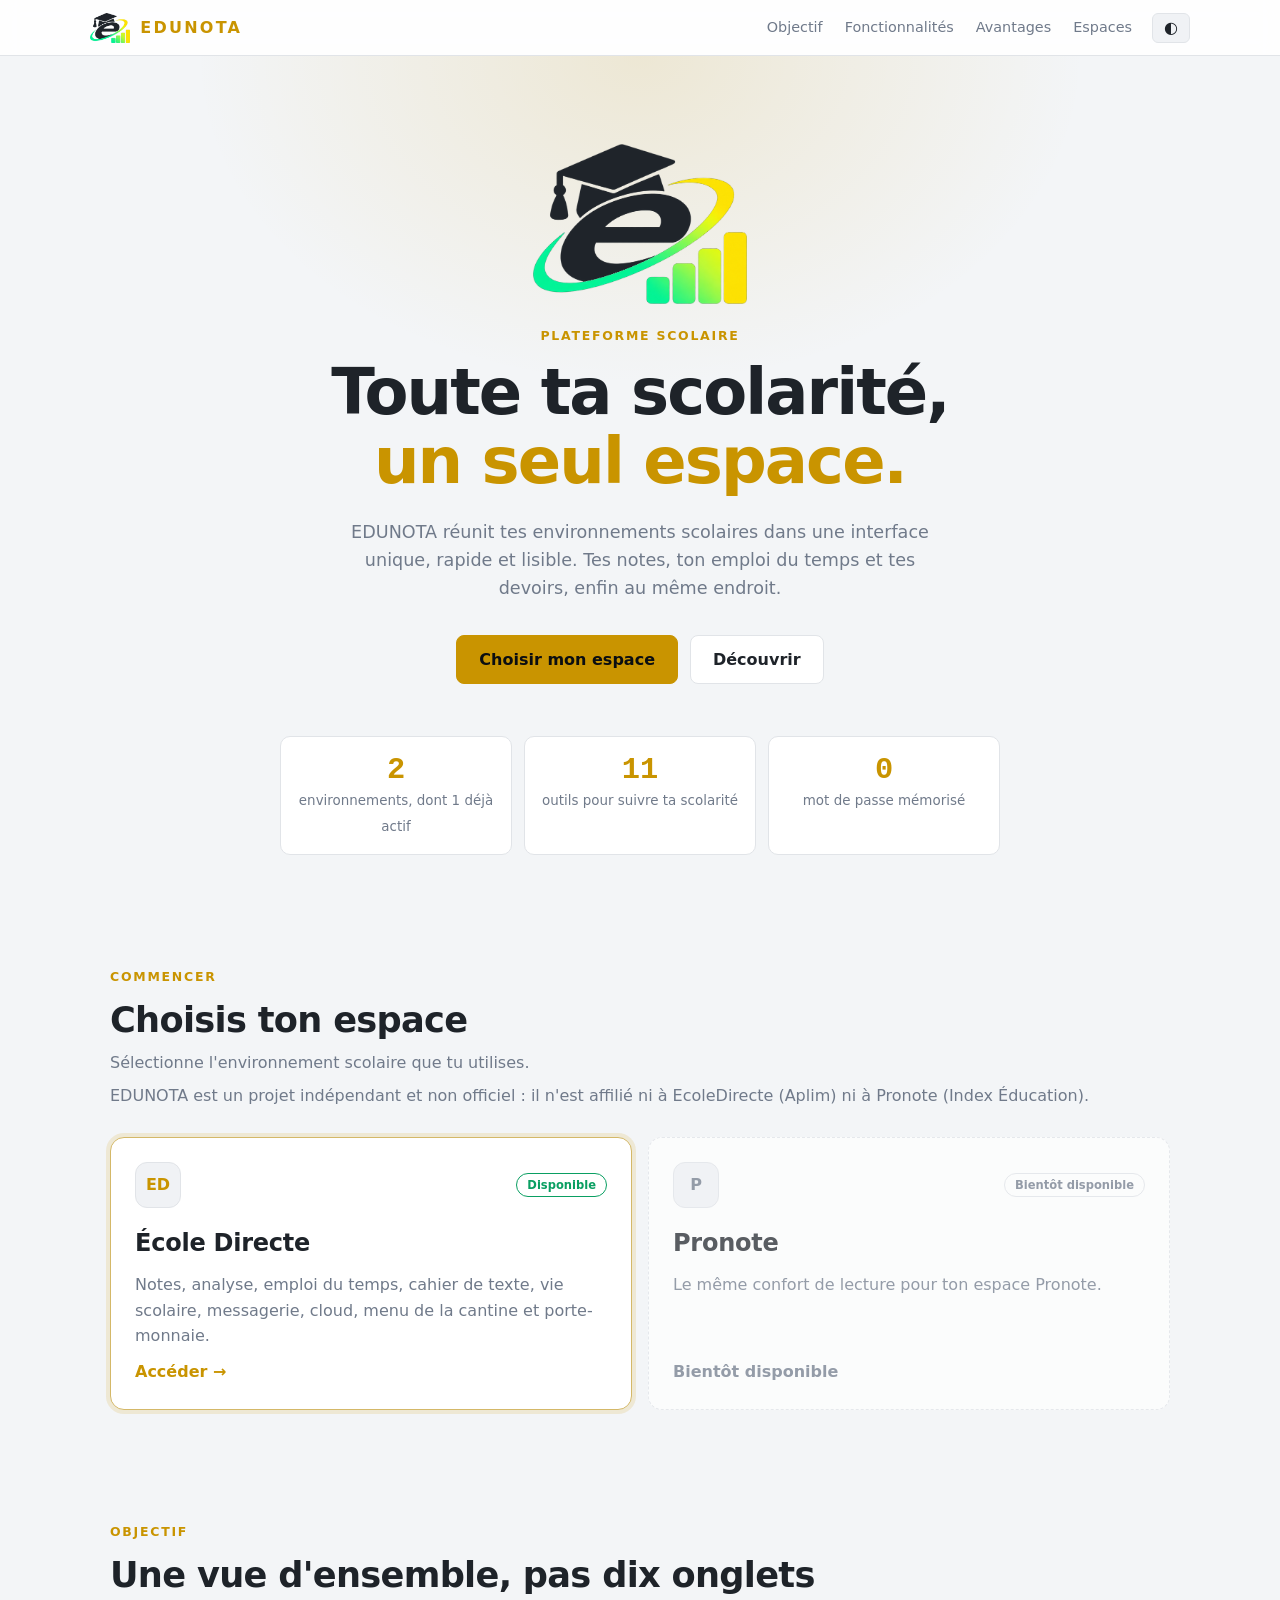
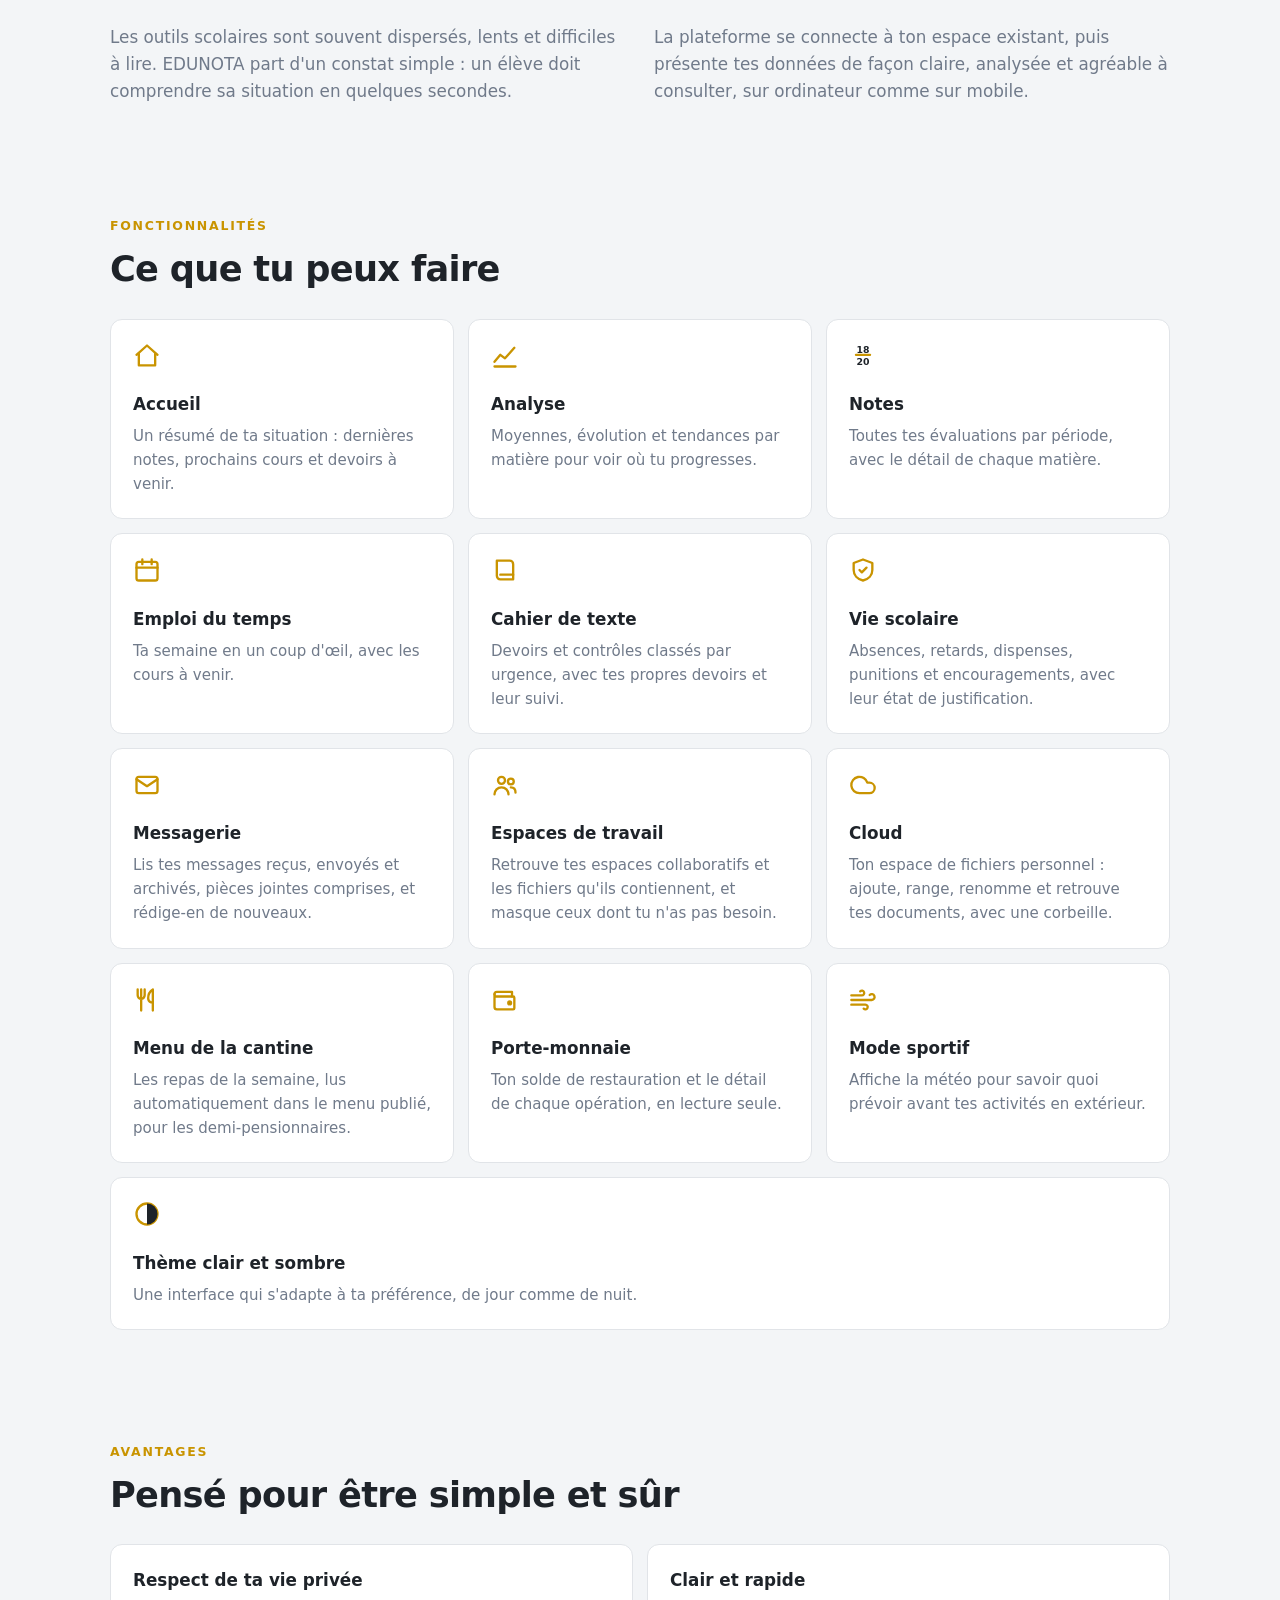
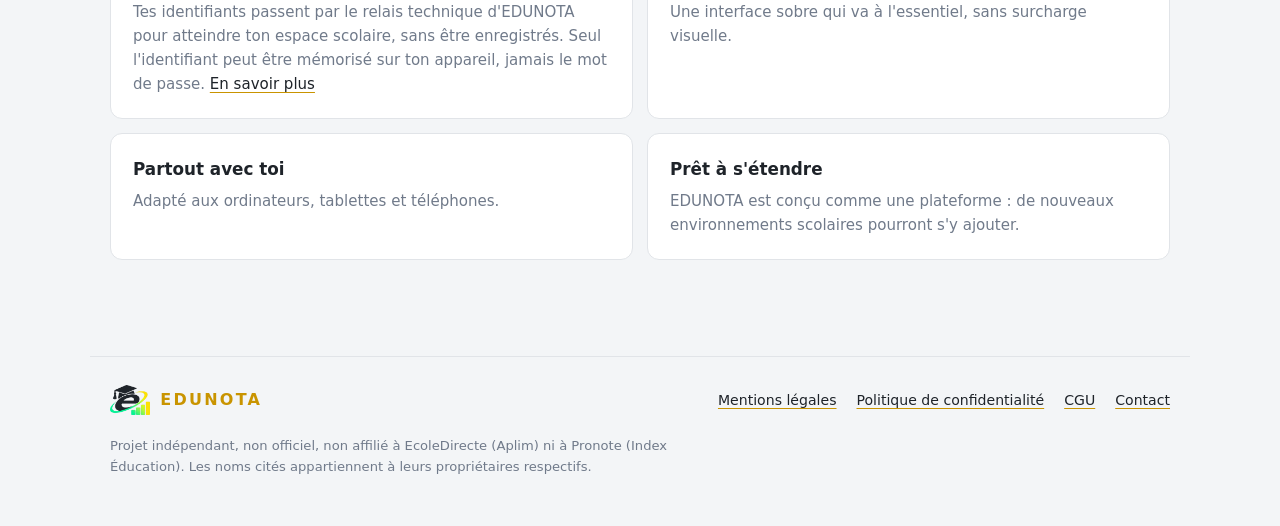
<file: index.html>
<!DOCTYPE html>
<html lang="fr">
<head>
<meta charset="utf-8">
<meta name="viewport" content="width=device-width, initial-scale=1">
<title>EDUNOTA — Tes espaces scolaires, réunis</title>
<meta name="description" content="EDUNOTA regroupe tes environnements scolaires dans une seule plateforme claire : notes, analyse, emploi du temps, cahier de texte, vie scolaire, messagerie, cloud, menu de la cantine et porte-monnaie.">
<link rel="icon" href="favicon.ico?v=2" sizes="any">
<link rel="icon" type="image/png" sizes="192x192" href="icon-192.png?v=2">
<link rel="apple-touch-icon" href="apple-touch-icon.png?v=2">
<meta name="theme-color" content="#0b0e11">
<link rel="canonical" href="https://bastien-mnt0.github.io/Edunota/">
<meta property="og:type" content="website">
<meta property="og:site_name" content="EDUNOTA">
<meta property="og:locale" content="fr_FR">
<meta property="og:title" content="EDUNOTA — Tes espaces scolaires, réunis">
<meta property="og:description" content="EDUNOTA regroupe tes environnements scolaires dans une seule plateforme claire : notes, analyse, emploi du temps, cahier de texte, vie scolaire, messagerie, cloud, menu de la cantine et porte-monnaie. Gratuit, indépendant et non officiel.">
<meta property="og:url" content="https://bastien-mnt0.github.io/Edunota/">
<meta property="og:image" content="https://bastien-mnt0.github.io/Edunota/icon-192.png">
<script type="application/ld+json">
{"@context":"https://schema.org","@type":"WebApplication","name":"EDUNOTA","url":"https://bastien-mnt0.github.io/Edunota/","description":"Plateforme scolaire gratuite, indépendante et non officielle qui regroupe des environnements scolaires (EcoleDirecte) : notes, analyse, emploi du temps, cahier de texte, vie scolaire, messagerie, cloud, menu de la cantine, porte-monnaie.","applicationCategory":"EducationalApplication","operatingSystem":"Web","inLanguage":"fr","isAccessibleForFree":true,"offers":{"@type":"Offer","price":"0","priceCurrency":"EUR"}}
</script>
<script>
/* Applique le thème avant le rendu (même clé que l'application : ed-theme) */
(function(){var t;try{t=JSON.parse(localStorage.getItem('ed-theme'))}catch(e){}
if(t!=='light'&&t!=='dark')t=matchMedia('(prefers-color-scheme: light)').matches?'light':'dark';
document.documentElement.dataset.theme=t})();
</script>
<link rel="stylesheet" href="edunota.css?v=2">
</head>
<body>

<header class="nav">
  <a class="logo" href="#top" aria-label="EDUNOTA, accueil"><img class="lg lg-dark" src="logo-dark.png" alt=""><img class="lg lg-light" src="logo-light.png" alt="">EDUNOTA</a>
  <nav class="links" aria-label="Sections">
    <a href="#objectif">Objectif</a>
    <a href="#fonctionnalites">Fonctionnalités</a>
    <a href="#avantages">Avantages</a>
    <a href="#choix">Espaces</a>
  </nav>
  <button id="theme" class="ghost" aria-label="Changer de thème">◐</button>
</header>

<main id="top">

  <section class="hero">
    <div class="herologo"><img class="lg lg-dark" src="logo-dark.png" alt="Logo EDUNOTA"><img class="lg lg-light" src="logo-light.png" alt="Logo EDUNOTA"></div>
    <p class="eyebrow">Plateforme scolaire</p>
    <h1>Toute ta scolarité,<br><span class="accent">un seul espace.</span></h1>
    <p class="lead">EDUNOTA réunit tes environnements scolaires dans une interface unique, rapide et lisible. Tes notes, ton emploi du temps et tes devoirs, enfin au même endroit.</p>
    <div class="cta">
      <a class="btn primary" href="#choix">Choisir mon espace</a>
      <a class="btn" href="#fonctionnalites">Découvrir</a>
    </div>
    <ul class="stats" aria-label="Points clés">
      <li><b>2</b><span>environnements, dont 1 déjà actif</span></li>
      <li><b>11</b><span>outils pour suivre ta scolarité</span></li>
      <li><b>0</b><span>mot de passe mémorisé</span></li>
    </ul>
  </section>

  <section id="choix" class="section">
    <div class="head">
      <p class="eyebrow">Commencer</p>
      <h2>Choisis ton espace</h2>
      <p class="sub">Sélectionne l'environnement scolaire que tu utilises.</p>
      <p class="sub">EDUNOTA est un projet indépendant et non officiel : il n'est affilié ni à EcoleDirecte (Aplim) ni à Pronote (Index Éducation).</p>
    </div>
    <div id="platforms" class="platforms"></div>
  </section>

  <section id="objectif" class="section">
    <div class="head">
      <p class="eyebrow">Objectif</p>
      <h2>Une vue d'ensemble, pas dix onglets</h2>
    </div>
    <div class="split">
      <p>Les outils scolaires sont souvent dispersés, lents et difficiles à lire. EDUNOTA part d'un constat simple : un élève doit comprendre sa situation en quelques secondes.</p>
      <p>La plateforme se connecte à ton espace existant, puis présente tes données de façon claire, analysée et agréable à consulter, sur ordinateur comme sur mobile.</p>
    </div>
  </section>

  <section id="fonctionnalites" class="section">
    <div class="head">
      <p class="eyebrow">Fonctionnalités</p>
      <h2>Ce que tu peux faire</h2>
    </div>
    <div class="grid">
      <article class="feat">
        <svg viewBox="0 0 24 24" aria-hidden="true"><path d="M3 11l9-8 9 8"/><path d="M5 10v10h14V10"/></svg>
        <h3>Accueil</h3><p>Un résumé de ta situation : dernières notes, prochains cours et devoirs à venir.</p>
      </article>
      <article class="feat">
        <svg viewBox="0 0 24 24" aria-hidden="true"><path d="M3 17l5-6 4 3 8-9"/><path d="M3 21h18"/></svg>
        <h3>Analyse</h3><p>Moyennes, évolution et tendances par matière pour voir où tu progresses.</p>
      </article>
      <article class="feat">
        <svg viewBox="0 0 24 24" aria-hidden="true"><path d="M6 11h12"/><text x="12" y="9" font-size="8" font-weight="700" text-anchor="middle" fill="currentColor" stroke="none">18</text><text x="12" y="20" font-size="8" font-weight="700" text-anchor="middle" fill="currentColor" stroke="none">20</text></svg>
        <h3>Notes</h3><p>Toutes tes évaluations par période, avec le détail de chaque matière.</p>
      </article>
      <article class="feat">
        <svg viewBox="0 0 24 24" aria-hidden="true"><rect x="3" y="5" width="18" height="16" rx="2"/><path d="M3 10h18M8 3v4M16 3v4"/></svg>
        <h3>Emploi du temps</h3><p>Ta semaine en un coup d'œil, avec les cours à venir.</p>
      </article>
      <article class="feat">
        <svg viewBox="0 0 24 24" aria-hidden="true"><path d="M5 4h11a3 3 0 0 1 3 3v13H8a3 3 0 0 1-3-3z"/><path d="M8 16h11"/></svg>
        <h3>Cahier de texte</h3><p>Devoirs et contrôles classés par urgence, avec tes propres devoirs et leur suivi.</p>
      </article>
      <article class="feat">
        <svg viewBox="0 0 24 24" aria-hidden="true"><path d="M12 3l8 3v6c0 4.5-3.2 8-8 9-4.8-1-8-4.5-8-9V6z"/><path d="M9 12l2 2 4-4"/></svg>
        <h3>Vie scolaire</h3><p>Absences, retards, dispenses, punitions et encouragements, avec leur état de justification.</p>
      </article>
      <article class="feat">
        <svg viewBox="0 0 24 24" aria-hidden="true"><rect x="3" y="5" width="18" height="14" rx="2"/><path d="M3 7l9 6 9-6"/></svg>
        <h3>Messagerie</h3><p>Lis tes messages reçus, envoyés et archivés, pièces jointes comprises, et rédige-en de nouveaux.</p>
      </article>
      <article class="feat">
        <svg viewBox="0 0 24 24" aria-hidden="true"><circle cx="9" cy="8" r="3"/><path d="M3 20c0-3.3 2.7-6 6-6s6 2.7 6 6"/><circle cx="17" cy="9" r="2.5"/><path d="M17 14c2.5 0 4 1.8 4 4.5"/></svg>
        <h3>Espaces de travail</h3><p>Retrouve tes espaces collaboratifs et les fichiers qu'ils contiennent, et masque ceux dont tu n'as pas besoin.</p>
      </article>
      <article class="feat">
        <svg viewBox="0 0 24 24" aria-hidden="true"><path d="M17.5 19H9a7 7 0 1 1 6.71-9h1.79a4.5 4.5 0 1 1 0 9Z"/></svg>
        <h3>Cloud</h3><p>Ton espace de fichiers personnel : ajoute, range, renomme et retrouve tes documents, avec une corbeille.</p>
      </article>
      <article class="feat">
        <svg viewBox="0 0 24 24" aria-hidden="true"><path d="M7 3v8M4 3v5a3 3 0 0 0 3 3 3 3 0 0 0 3-3V3M7 11v10"/><path d="M17 21V3c-2.5 1.5-4 4-4 7.5 0 2 1 3 2.5 3.5H17"/></svg>
        <h3>Menu de la cantine</h3><p>Les repas de la semaine, lus automatiquement dans le menu publié, pour les demi-pensionnaires.</p>
      </article>
      <article class="feat">
        <svg viewBox="0 0 24 24" aria-hidden="true"><path d="M3 7a2 2 0 0 1 2-2h13v4"/><path d="M3 7v11a2 2 0 0 0 2 2h14a1 1 0 0 0 1-1V10a1 1 0 0 0-1-1H5a2 2 0 0 1-2-2z"/><circle cx="16" cy="14.5" r="1.2" fill="currentColor"/></svg>
        <h3>Porte-monnaie</h3><p>Ton solde de restauration et le détail de chaque opération, en lecture seule.</p>
      </article>
      <article class="feat">
        <svg viewBox="0 0 24 24" aria-hidden="true"><path d="M9.6 4.6A2 2 0 1 1 11 8H2m10.6 11.4A2 2 0 1 0 14 16H2m15.7-8.3A2.5 2.5 0 1 1 19.5 12H2"/></svg>
        <h3>Mode sportif</h3><p>Affiche la météo pour savoir quoi prévoir avant tes activités en extérieur.</p>
      </article>
      <article class="feat">
        <svg viewBox="0 0 24 24" aria-hidden="true"><circle cx="12" cy="12" r="9"/><path d="M12 3a9 9 0 0 1 0 18z" fill="currentColor" stroke="none"/></svg>
        <h3>Thème clair et sombre</h3><p>Une interface qui s'adapte à ta préférence, de jour comme de nuit.</p>
      </article>
    </div>
  </section>

  <section id="avantages" class="section">
    <div class="head">
      <p class="eyebrow">Avantages</p>
      <h2>Pensé pour être simple et sûr</h2>
    </div>
    <div class="grid two">
      <article class="adv"><h3>Respect de ta vie privée</h3><p>Tes identifiants passent par le relais technique d'EDUNOTA pour atteindre ton espace scolaire, sans être enregistrés. Seul l'identifiant peut être mémorisé sur ton appareil, jamais le mot de passe. <a href="confidentialite.html">En savoir plus</a></p></article>
      <article class="adv"><h3>Clair et rapide</h3><p>Une interface sobre qui va à l'essentiel, sans surcharge visuelle.</p></article>
      <article class="adv"><h3>Partout avec toi</h3><p>Adapté aux ordinateurs, tablettes et téléphones.</p></article>
      <article class="adv"><h3>Prêt à s'étendre</h3><p>EDUNOTA est conçu comme une plateforme : de nouveaux environnements scolaires pourront s'y ajouter.</p></article>
    </div>
  </section>

</main>

<footer class="foot">
  <span class="logo"><img class="lg lg-dark" src="logo-dark.png" alt=""><img class="lg lg-light" src="logo-light.png" alt="">EDUNOTA</span>
  <nav class="flinks" aria-label="Informations légales"><a href="mentions-legales.html">Mentions légales</a><a href="confidentialite.html">Politique de confidentialité</a><a href="cgu.html">CGU</a><a href="mailto:edunota.fr@gmail.com">Contact</a></nav>
  <p>Projet indépendant, non officiel, non affilié à EcoleDirecte (Aplim) ni à Pronote (Index Éducation). Les noms cités appartiennent à leurs propriétaires respectifs.</p>
</footer>

<script src="edunota.js?v=1"></script>
</body>
</html>
</file>
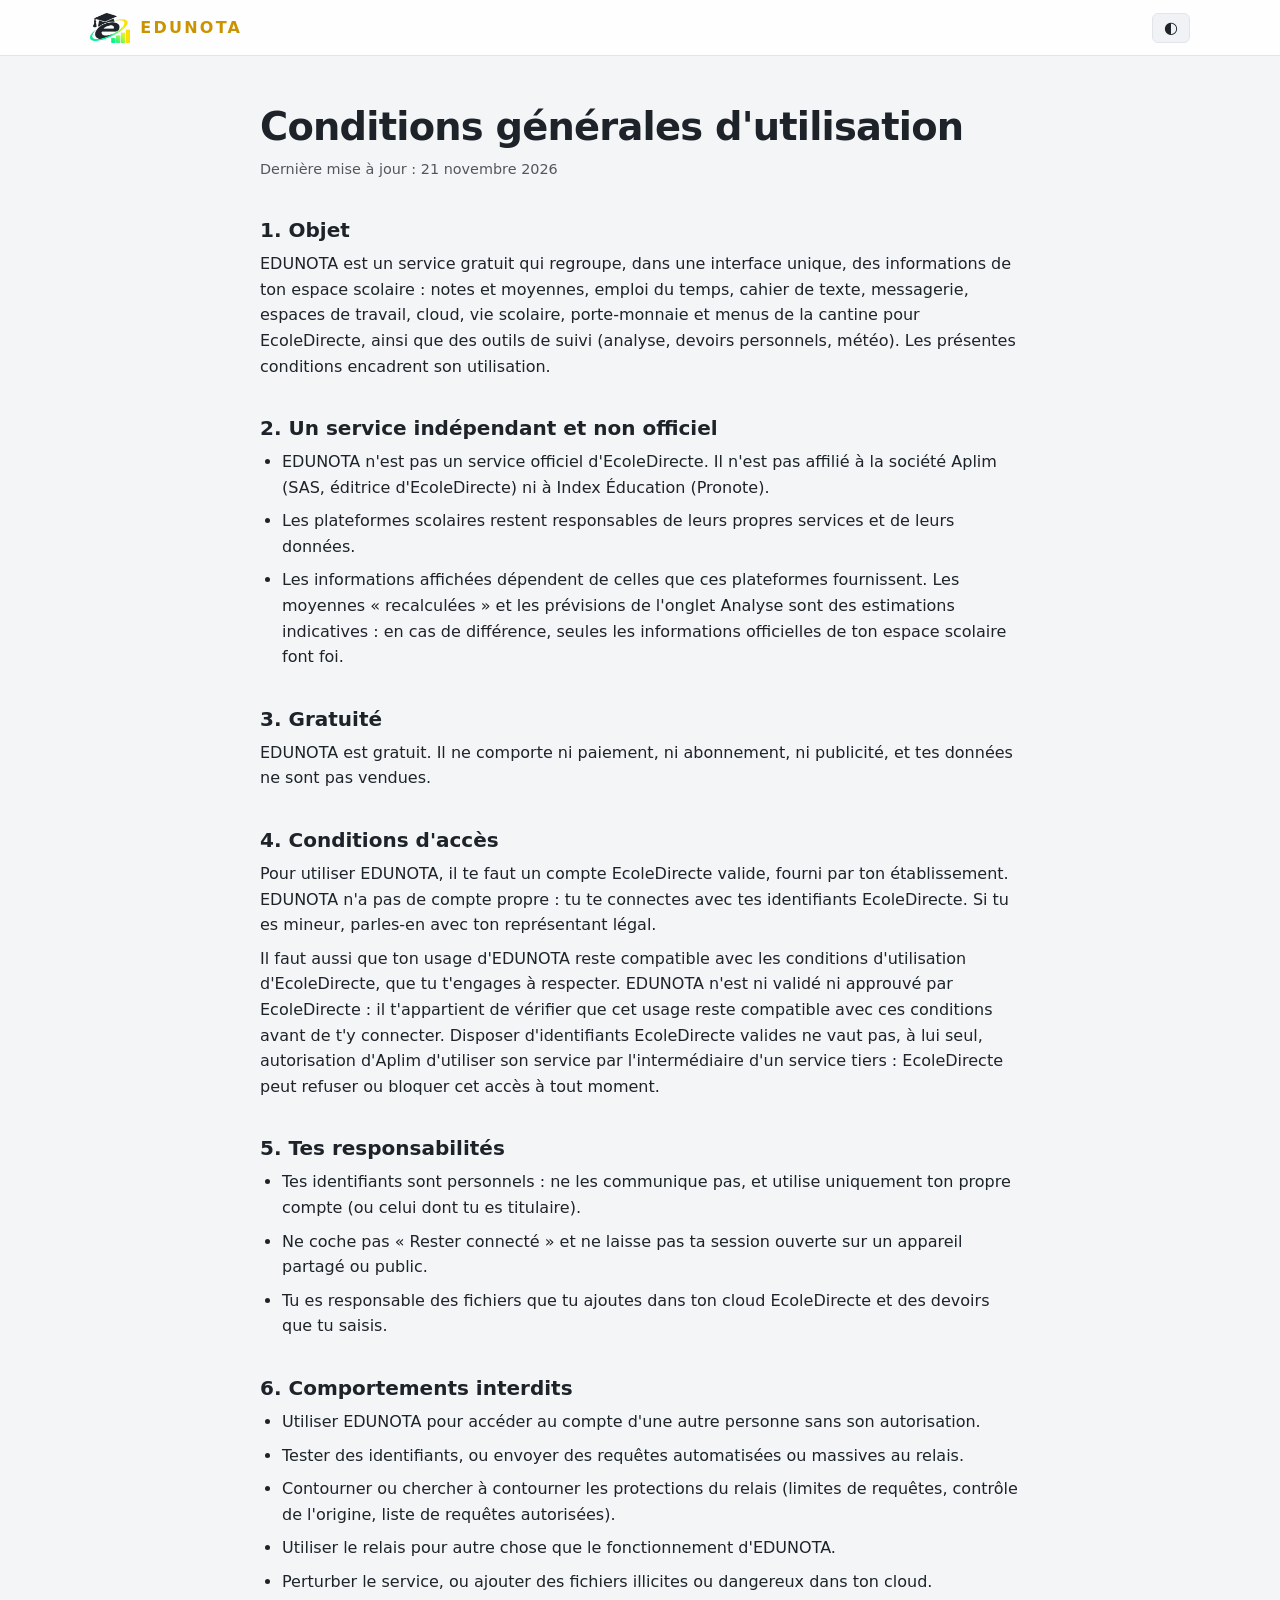
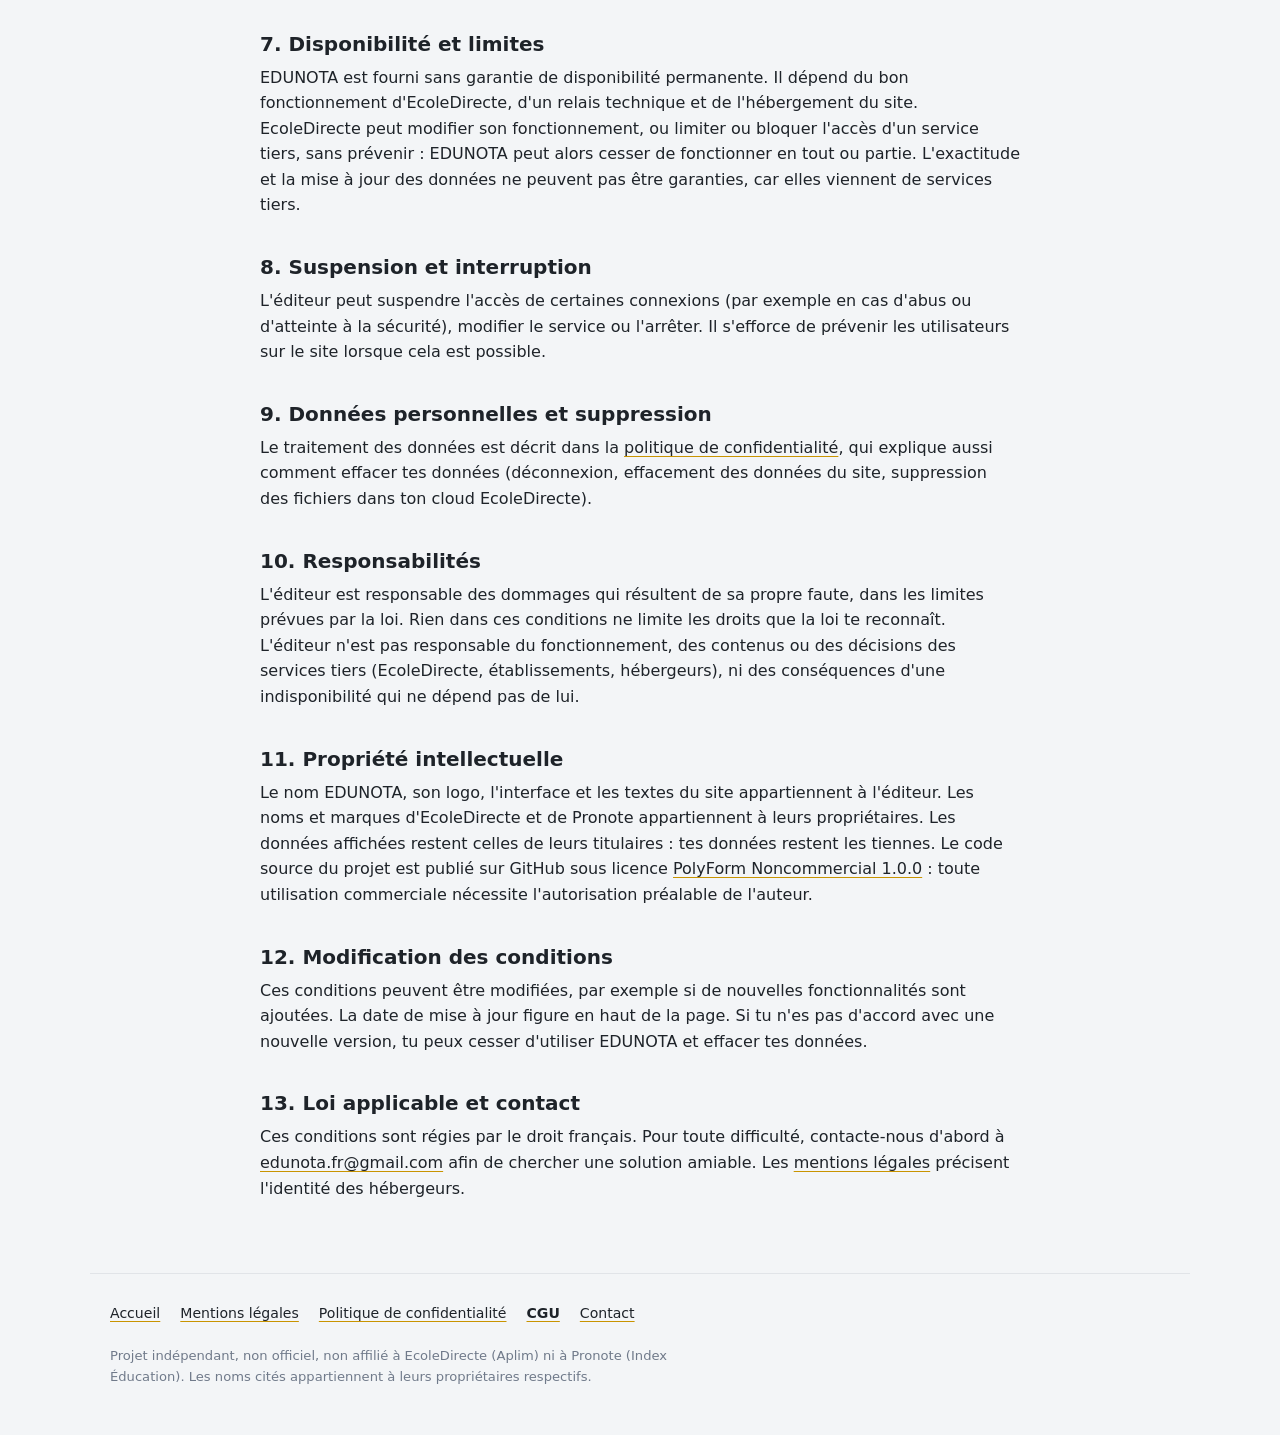
<file: cgu.html>
<!DOCTYPE html>
<html lang="fr">
<head>
<meta charset="utf-8">
<meta name="viewport" content="width=device-width, initial-scale=1">
<title>Conditions générales d'utilisation — EDUNOTA</title>
<meta name="description" content="Règles d'utilisation d'EDUNOTA, service gratuit, indépendant et non officiel.">
<link rel="canonical" href="https://bastien-mnt0.github.io/Edunota/cgu.html">
<link rel="icon" href="favicon.ico?v=2" sizes="any">
<link rel="icon" type="image/png" sizes="192x192" href="icon-192.png?v=2">
<link rel="apple-touch-icon" href="apple-touch-icon.png?v=2">
<meta name="theme-color" content="#0b0e11">
<script>
/* Applique le thème avant le rendu (même clé que l'application : ed-theme) */
(function(){var t;try{t=JSON.parse(localStorage.getItem('ed-theme'))}catch(e){}
if(t!=='light'&&t!=='dark')t=matchMedia('(prefers-color-scheme: light)').matches?'light':'dark';
document.documentElement.dataset.theme=t})();
</script>
<link rel="stylesheet" href="edunota.css?v=2">
</head>
<body>
<a class="skip" href="#top">Aller au contenu</a>
<header class="nav">
  <a class="logo" href="index.html" aria-label="EDUNOTA, retour à l'accueil"><img class="lg lg-dark" src="logo-dark.png" alt=""><img class="lg lg-light" src="logo-light.png" alt="">EDUNOTA</a>
  <button id="theme" class="ghost" aria-label="Changer de thème" style="margin-left:auto">◐</button>
</header>

<main id="top">
<article class="legal">
<h1>Conditions générales d'utilisation</h1>
<p class="meta">Dernière mise à jour : 21 novembre 2026</p>

<h2>1. Objet</h2>
<p>EDUNOTA est un service gratuit qui regroupe, dans une interface unique, des informations de ton espace scolaire : notes et moyennes, emploi du temps, cahier de texte, messagerie, espaces de travail, cloud, vie scolaire, porte-monnaie et menus de la cantine pour EcoleDirecte, ainsi que des outils de suivi (analyse, devoirs personnels, météo). Les présentes conditions encadrent son utilisation.</p>

<h2>2. Un service indépendant et non officiel</h2>
<ul>
<li>EDUNOTA n'est pas un service officiel d'EcoleDirecte. Il n'est pas affilié à la société Aplim (SAS, éditrice d'EcoleDirecte) ni à Index Éducation (Pronote).</li>
<li>Les plateformes scolaires restent responsables de leurs propres services et de leurs données.</li>
<li>Les informations affichées dépendent de celles que ces plateformes fournissent. Les moyennes « recalculées » et les prévisions de l'onglet Analyse sont des estimations indicatives : en cas de différence, seules les informations officielles de ton espace scolaire font foi.</li>
</ul>

<h2>3. Gratuité</h2>
<p>EDUNOTA est gratuit. Il ne comporte ni paiement, ni abonnement, ni publicité, et tes données ne sont pas vendues.</p>

<h2>4. Conditions d'accès</h2>
<p>Pour utiliser EDUNOTA, il te faut un compte EcoleDirecte valide, fourni par ton établissement. EDUNOTA n'a pas de compte propre : tu te connectes avec tes identifiants EcoleDirecte. Si tu es mineur, parles-en avec ton représentant légal.</p>
<p>Il faut aussi que ton usage d'EDUNOTA reste compatible avec les conditions d'utilisation d'EcoleDirecte, que tu t'engages à respecter. EDUNOTA n'est ni validé ni approuvé par EcoleDirecte : il t'appartient de vérifier que cet usage reste compatible avec ces conditions avant de t'y connecter. Disposer d'identifiants EcoleDirecte valides ne vaut pas, à lui seul, autorisation d'Aplim d'utiliser son service par l'intermédiaire d'un service tiers : EcoleDirecte peut refuser ou bloquer cet accès à tout moment.</p>

<h2>5. Tes responsabilités</h2>
<ul>
<li>Tes identifiants sont personnels : ne les communique pas, et utilise uniquement ton propre compte (ou celui dont tu es titulaire).</li>
<li>Ne coche pas « Rester connecté » et ne laisse pas ta session ouverte sur un appareil partagé ou public.</li>
<li>Tu es responsable des fichiers que tu ajoutes dans ton cloud EcoleDirecte et des devoirs que tu saisis.</li>
</ul>

<h2>6. Comportements interdits</h2>
<ul>
<li>Utiliser EDUNOTA pour accéder au compte d'une autre personne sans son autorisation.</li>
<li>Tester des identifiants, ou envoyer des requêtes automatisées ou massives au relais.</li>
<li>Contourner ou chercher à contourner les protections du relais (limites de requêtes, contrôle de l'origine, liste de requêtes autorisées).</li>
<li>Utiliser le relais pour autre chose que le fonctionnement d'EDUNOTA.</li>
<li>Perturber le service, ou ajouter des fichiers illicites ou dangereux dans ton cloud.</li>
</ul>

<h2>7. Disponibilité et limites</h2>
<p>EDUNOTA est fourni sans garantie de disponibilité permanente. Il dépend du bon fonctionnement d'EcoleDirecte, d'un relais technique et de l'hébergement du site. EcoleDirecte peut modifier son fonctionnement, ou limiter ou bloquer l'accès d'un service tiers, sans prévenir : EDUNOTA peut alors cesser de fonctionner en tout ou partie. L'exactitude et la mise à jour des données ne peuvent pas être garanties, car elles viennent de services tiers.</p>

<h2>8. Suspension et interruption</h2>
<p>L'éditeur peut suspendre l'accès de certaines connexions (par exemple en cas d'abus ou d'atteinte à la sécurité), modifier le service ou l'arrêter. Il s'efforce de prévenir les utilisateurs sur le site lorsque cela est possible.</p>

<h2>9. Données personnelles et suppression</h2>
<p>Le traitement des données est décrit dans la <a href="confidentialite.html">politique de confidentialité</a>, qui explique aussi comment effacer tes données (déconnexion, effacement des données du site, suppression des fichiers dans ton cloud EcoleDirecte).</p>

<h2>10. Responsabilités</h2>
<p>L'éditeur est responsable des dommages qui résultent de sa propre faute, dans les limites prévues par la loi. Rien dans ces conditions ne limite les droits que la loi te reconnaît. L'éditeur n'est pas responsable du fonctionnement, des contenus ou des décisions des services tiers (EcoleDirecte, établissements, hébergeurs), ni des conséquences d'une indisponibilité qui ne dépend pas de lui.</p>

<h2>11. Propriété intellectuelle</h2>
<p>Le nom EDUNOTA, son logo, l'interface et les textes du site appartiennent à l'éditeur. Les noms et marques d'EcoleDirecte et de Pronote appartiennent à leurs propriétaires. Les données affichées restent celles de leurs titulaires : tes données restent les tiennes. Le code source du projet est publié sur GitHub sous licence <a href="https://polyformproject.org/licenses/noncommercial/1.0.0/" rel="noopener">PolyForm Noncommercial 1.0.0</a> : toute utilisation commerciale nécessite l'autorisation préalable de l'auteur.</p>

<h2>12. Modification des conditions</h2>
<p>Ces conditions peuvent être modifiées, par exemple si de nouvelles fonctionnalités sont ajoutées. La date de mise à jour figure en haut de la page. Si tu n'es pas d'accord avec une nouvelle version, tu peux cesser d'utiliser EDUNOTA et effacer tes données.</p>

<h2>13. Loi applicable et contact</h2>
<p>Ces conditions sont régies par le droit français. Pour toute difficulté, contacte-nous d'abord à <a href="mailto:edunota.fr@gmail.com">edunota.fr@gmail.com</a> afin de chercher une solution amiable. Les <a href="mentions-legales.html">mentions légales</a> précisent l'identité des hébergeurs.</p>

</article>
</main>

<footer class="foot">
  <nav class="flinks" aria-label="Informations légales"><a href="index.html">Accueil</a><a href="mentions-legales.html">Mentions légales</a><a href="confidentialite.html">Politique de confidentialité</a><a href="cgu.html" aria-current="page">CGU</a><a href="mailto:edunota.fr@gmail.com">Contact</a></nav>
  <p>Projet indépendant, non officiel, non affilié à EcoleDirecte (Aplim) ni à Pronote (Index Éducation). Les noms cités appartiennent à leurs propriétaires respectifs.</p>
</footer>

<script>
document.getElementById('theme').onclick=function(){var r=document.documentElement,t=r.dataset.theme==='dark'?'light':'dark';r.dataset.theme=t;try{localStorage.setItem('ed-theme',JSON.stringify(t))}catch(e){}};
</script>
</body>
</html>
</file>
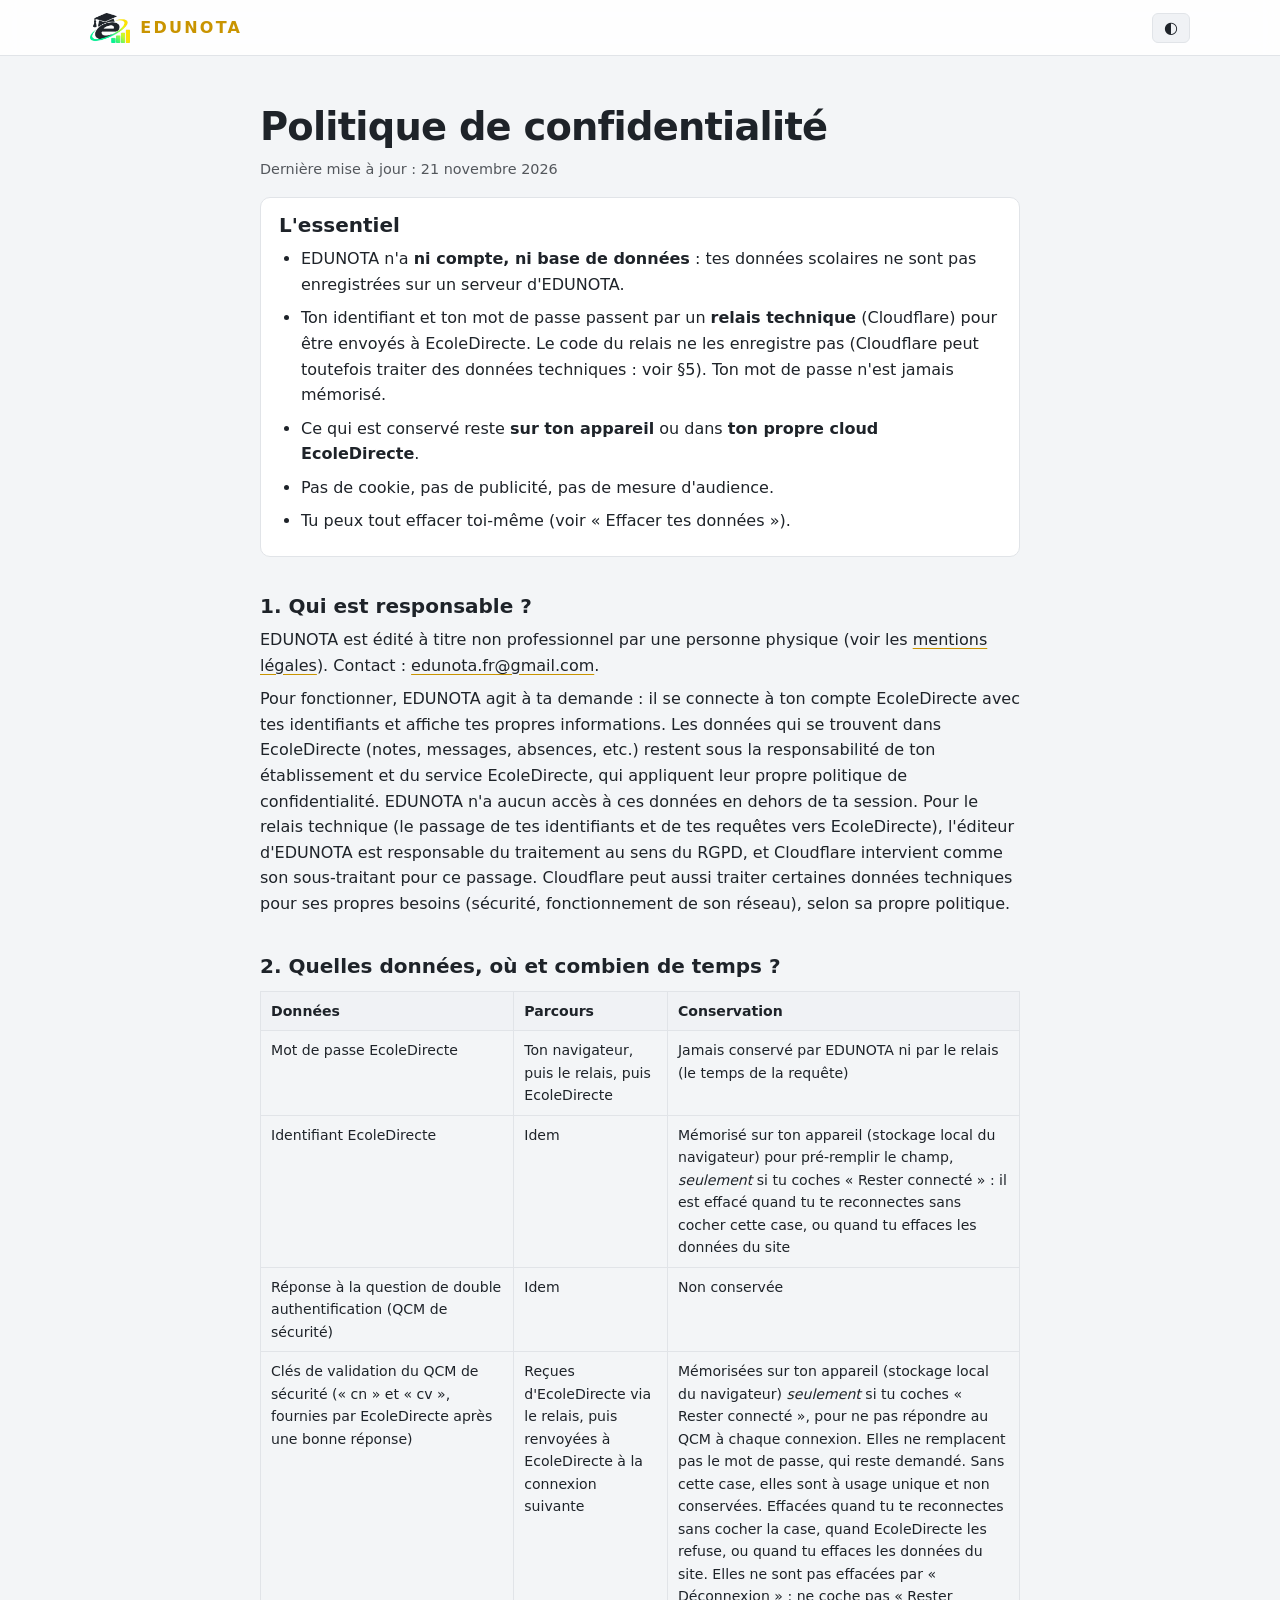
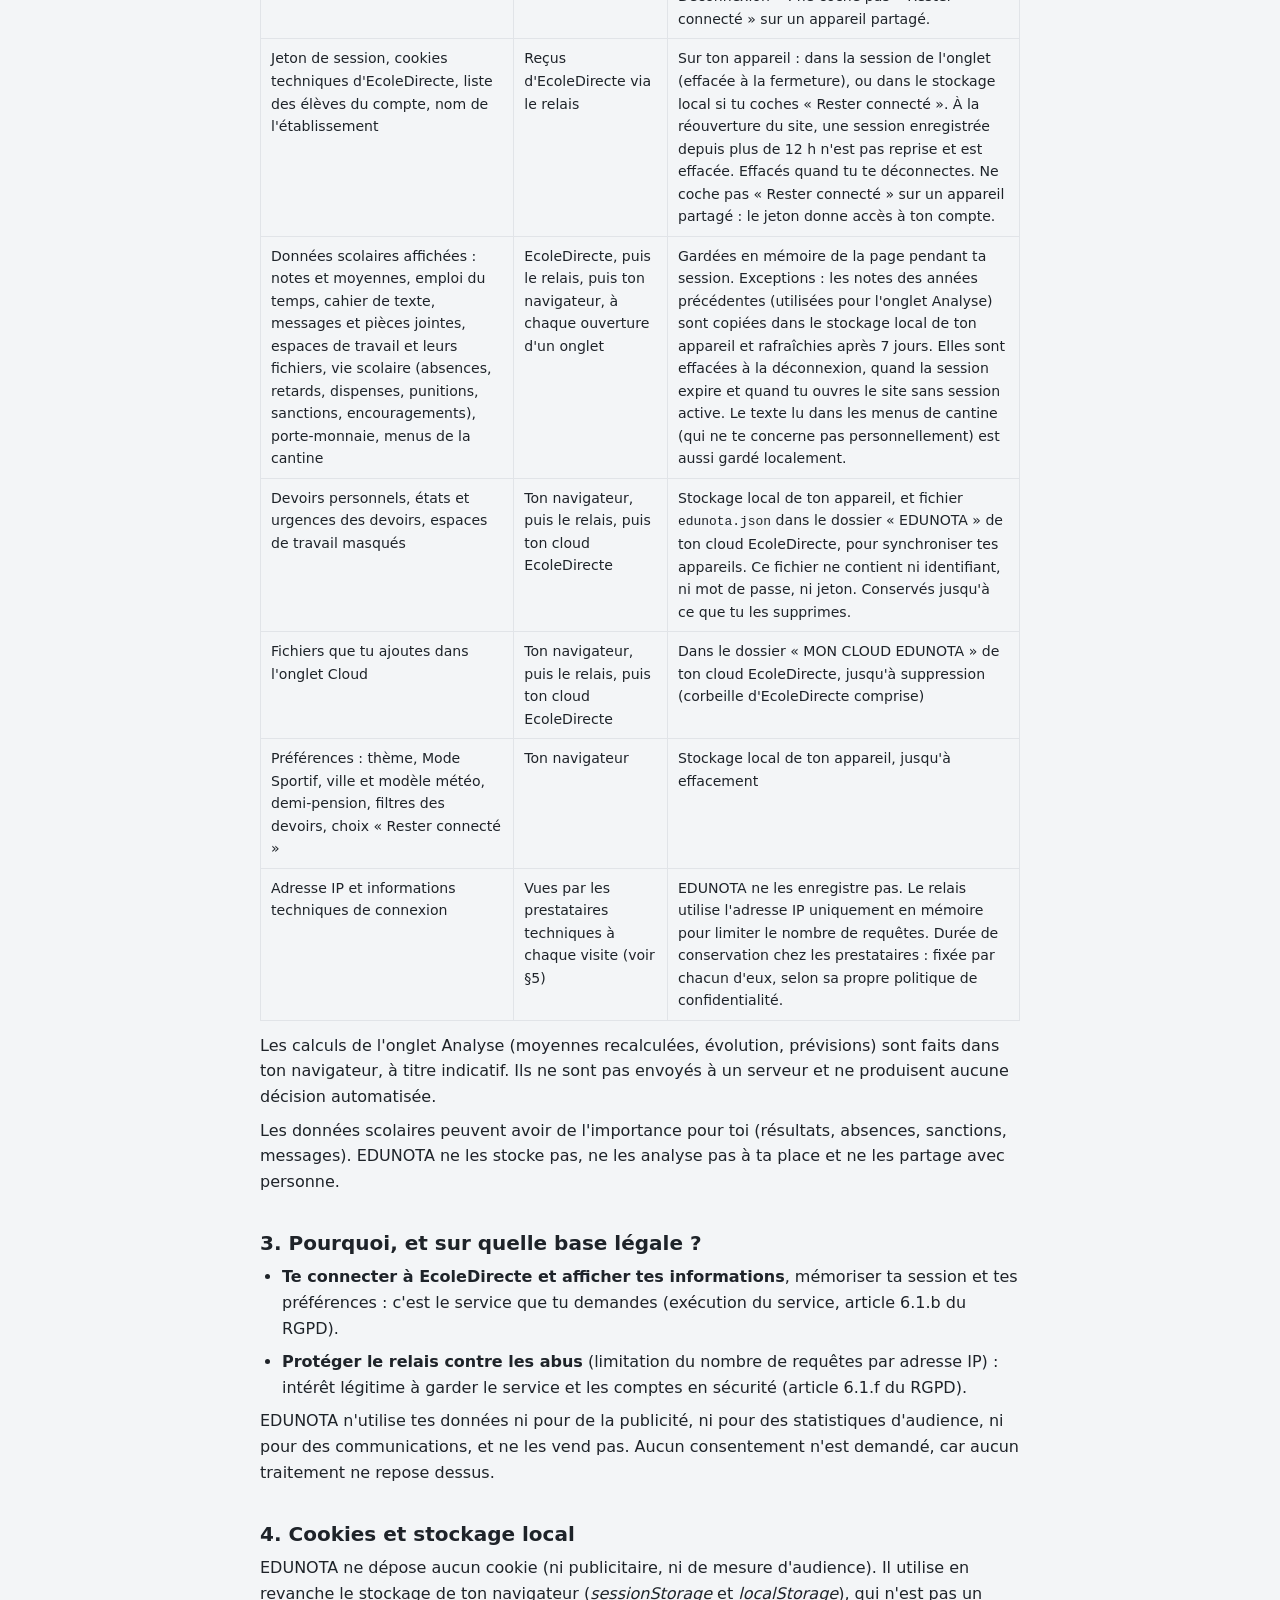
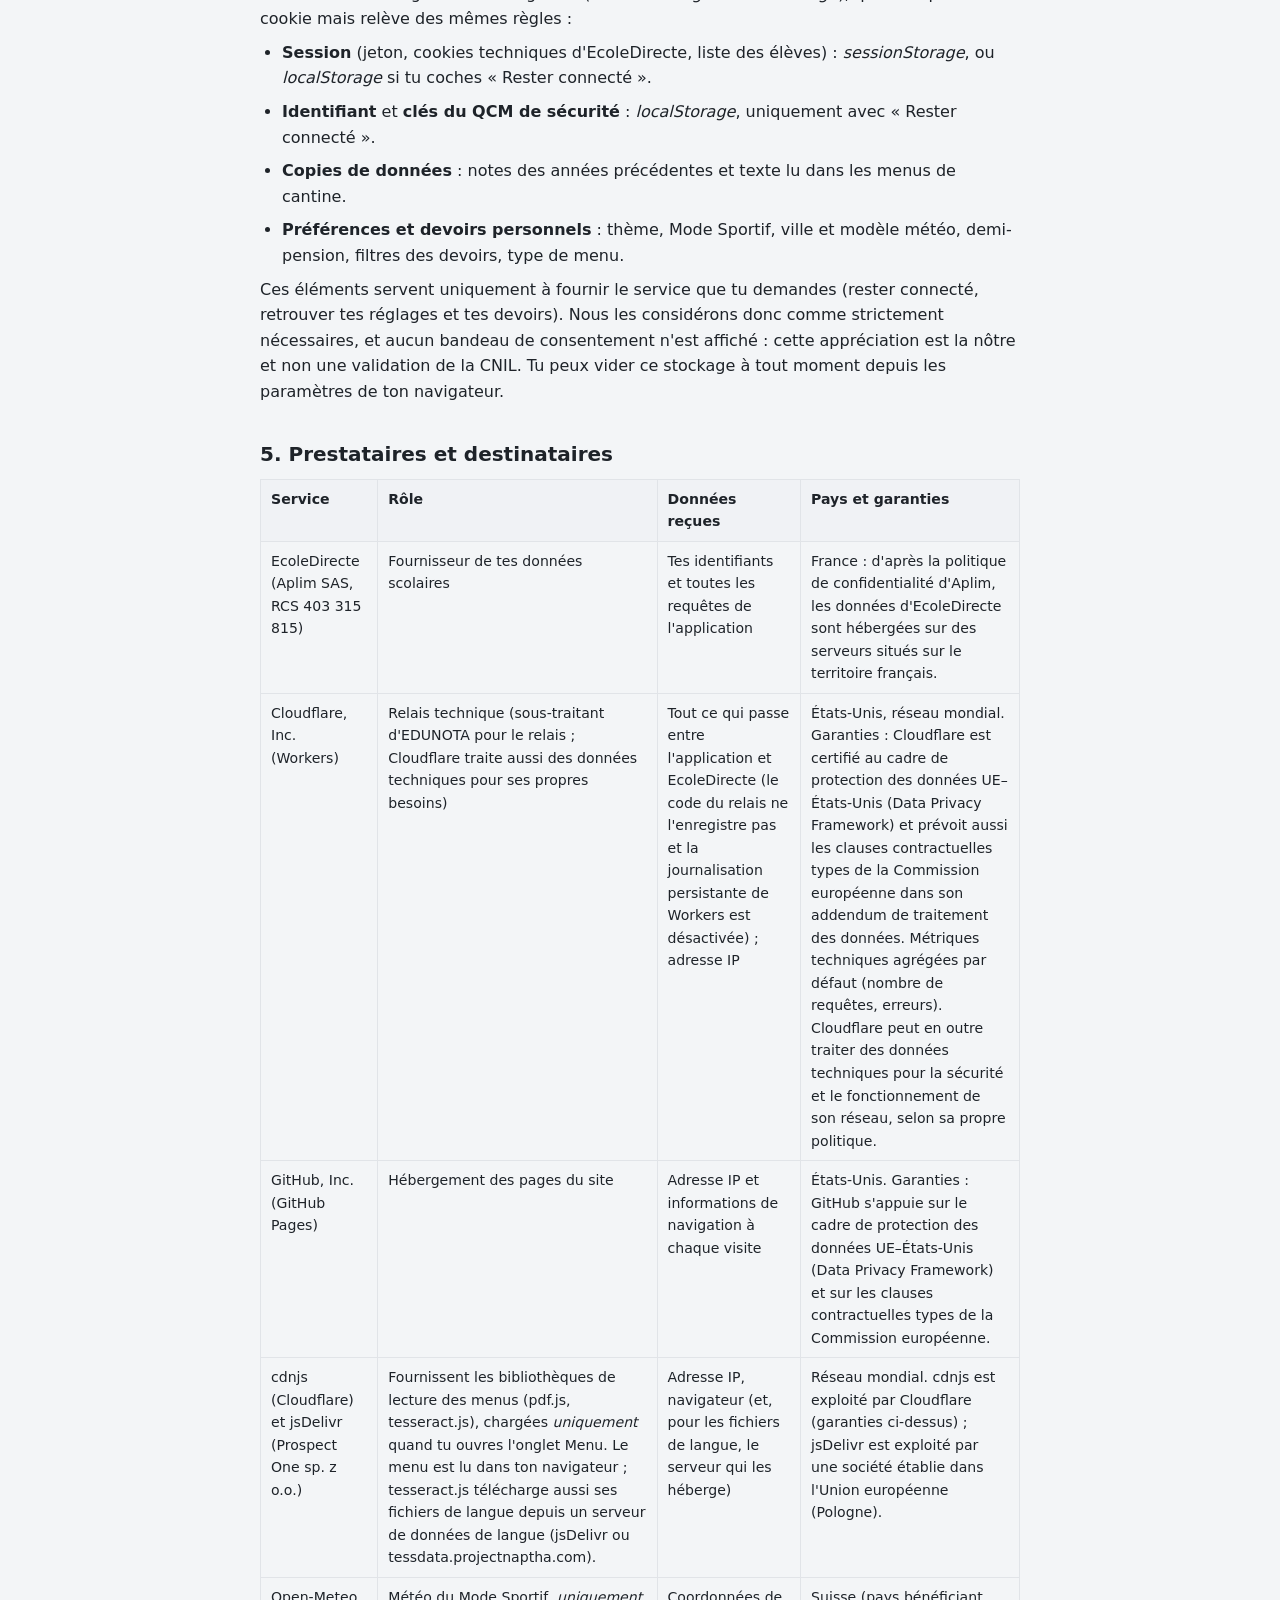
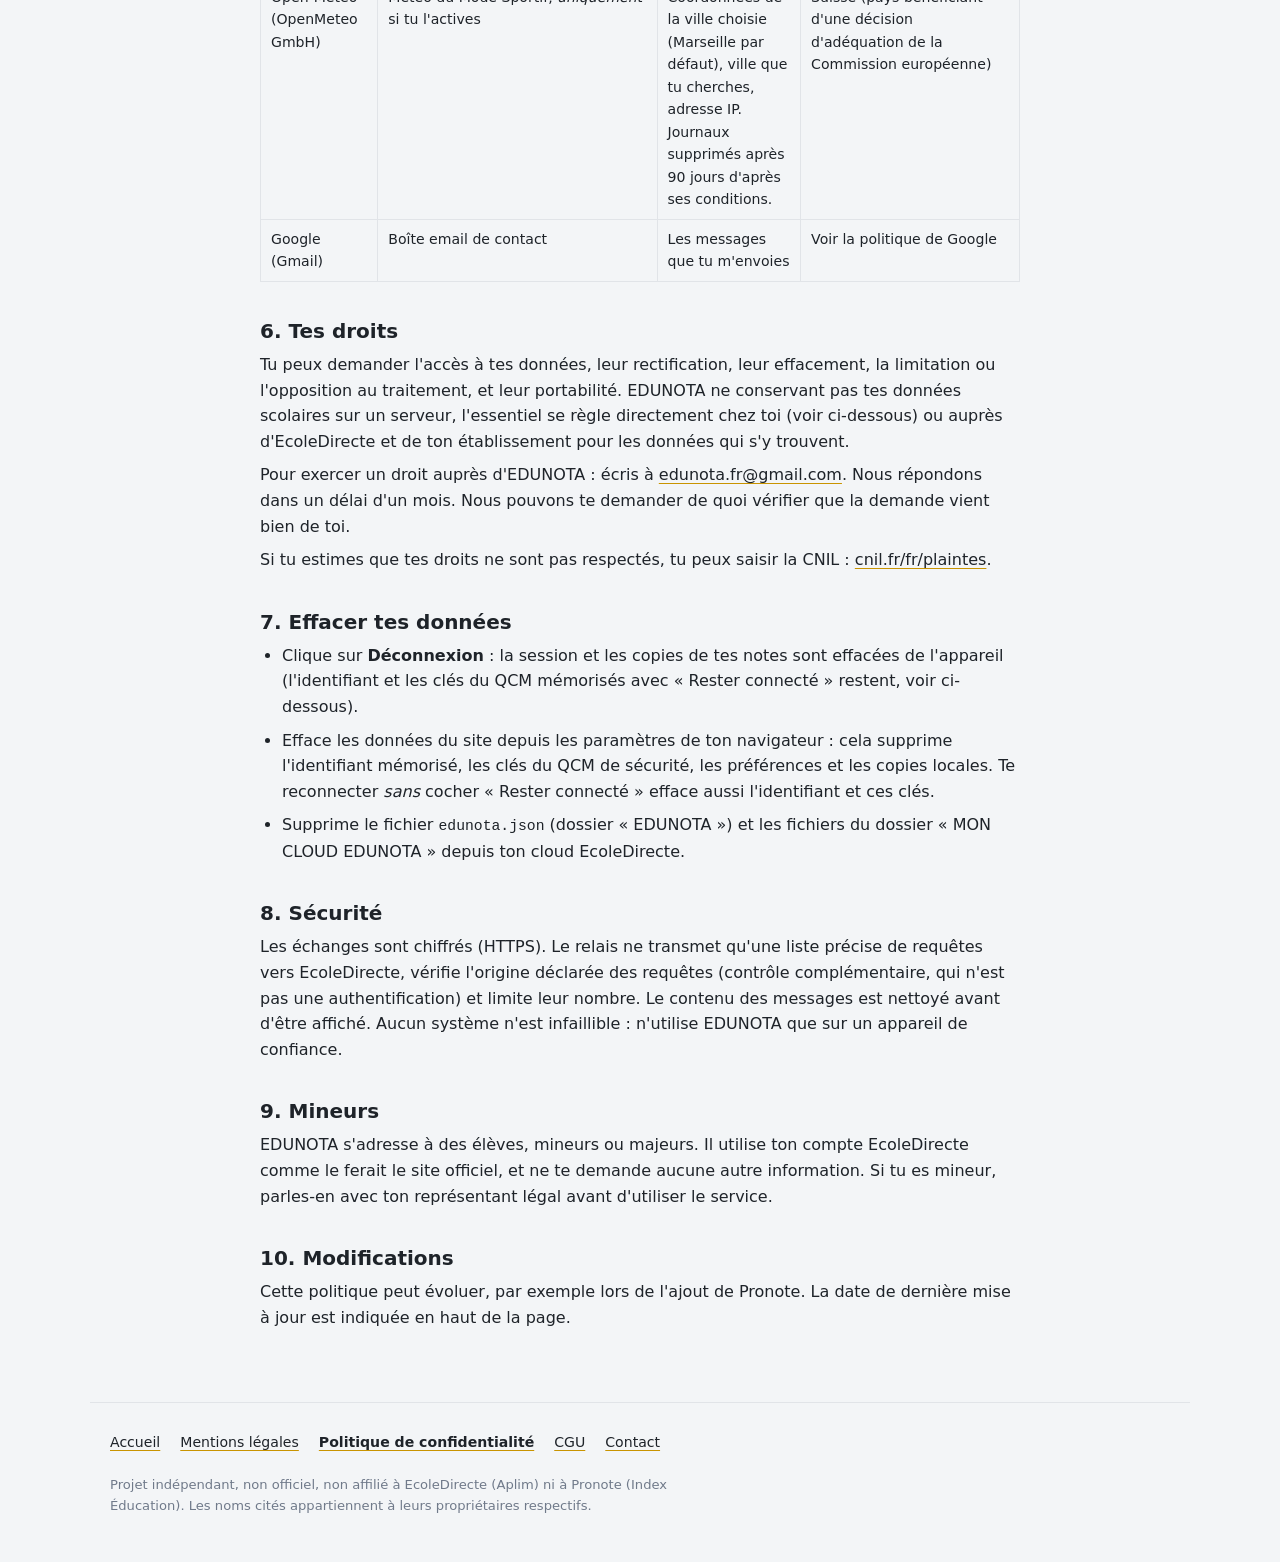
<file: confidentialite.html>
<!DOCTYPE html>
<html lang="fr">
<head>
<meta charset="utf-8">
<meta name="viewport" content="width=device-width, initial-scale=1">
<title>Politique de confidentialité — EDUNOTA</title>
<meta name="description" content="Quelles données EDUNOTA traite, où elles passent, combien de temps elles restent, et comment exercer tes droits.">
<link rel="canonical" href="https://bastien-mnt0.github.io/Edunota/confidentialite.html">
<link rel="icon" href="favicon.ico?v=2" sizes="any">
<link rel="icon" type="image/png" sizes="192x192" href="icon-192.png?v=2">
<link rel="apple-touch-icon" href="apple-touch-icon.png?v=2">
<meta name="theme-color" content="#0b0e11">
<script>
/* Applique le thème avant le rendu (même clé que l'application : ed-theme) */
(function(){var t;try{t=JSON.parse(localStorage.getItem('ed-theme'))}catch(e){}
if(t!=='light'&&t!=='dark')t=matchMedia('(prefers-color-scheme: light)').matches?'light':'dark';
document.documentElement.dataset.theme=t})();
</script>
<link rel="stylesheet" href="edunota.css?v=2">
</head>
<body>
<a class="skip" href="#top">Aller au contenu</a>
<header class="nav">
  <a class="logo" href="index.html" aria-label="EDUNOTA, retour à l'accueil"><img class="lg lg-dark" src="logo-dark.png" alt=""><img class="lg lg-light" src="logo-light.png" alt="">EDUNOTA</a>
  <button id="theme" class="ghost" aria-label="Changer de thème" style="margin-left:auto">◐</button>
</header>

<main id="top">
<article class="legal">
<h1>Politique de confidentialité</h1>
<p class="meta">Dernière mise à jour : 21 novembre 2026</p>

<div class="box">
<h2 style="margin-top:0">L'essentiel</h2>
<ul>
<li>EDUNOTA n'a <strong>ni compte, ni base de données</strong> : tes données scolaires ne sont pas enregistrées sur un serveur d'EDUNOTA.</li>
<li>Ton identifiant et ton mot de passe passent par un <strong>relais technique</strong> (Cloudflare) pour être envoyés à EcoleDirecte. Le code du relais ne les enregistre pas (Cloudflare peut toutefois traiter des données techniques : voir §5). Ton mot de passe n'est jamais mémorisé.</li>
<li>Ce qui est conservé reste <strong>sur ton appareil</strong> ou dans <strong>ton propre cloud EcoleDirecte</strong>.</li>
<li>Pas de cookie, pas de publicité, pas de mesure d'audience.</li>
<li>Tu peux tout effacer toi-même (voir « Effacer tes données »).</li>
</ul>
</div>

<h2>1. Qui est responsable ?</h2>
<p>EDUNOTA est édité à titre non professionnel par une personne physique (voir les <a href="mentions-legales.html">mentions légales</a>). Contact : <a href="mailto:edunota.fr@gmail.com">edunota.fr@gmail.com</a>.</p>
<p>Pour fonctionner, EDUNOTA agit à ta demande : il se connecte à ton compte EcoleDirecte avec tes identifiants et affiche tes propres informations. Les données qui se trouvent dans EcoleDirecte (notes, messages, absences, etc.) restent sous la responsabilité de ton établissement et du service EcoleDirecte, qui appliquent leur propre politique de confidentialité. EDUNOTA n'a aucun accès à ces données en dehors de ta session. Pour le relais technique (le passage de tes identifiants et de tes requêtes vers EcoleDirecte), l'éditeur d'EDUNOTA est responsable du traitement au sens du RGPD, et Cloudflare intervient comme son sous-traitant pour ce passage. Cloudflare peut aussi traiter certaines données techniques pour ses propres besoins (sécurité, fonctionnement de son réseau), selon sa propre politique.</p>

<h2>2. Quelles données, où et combien de temps ?</h2>
<div class="tw"><table>
<thead><tr><th>Données</th><th>Parcours</th><th>Conservation</th></tr></thead>
<tbody>
<tr><td>Mot de passe EcoleDirecte</td><td>Ton navigateur, puis le relais, puis EcoleDirecte</td><td>Jamais conservé par EDUNOTA ni par le relais (le temps de la requête)</td></tr>
<tr><td>Identifiant EcoleDirecte</td><td>Idem</td><td>Mémorisé sur ton appareil (stockage local du navigateur) pour pré-remplir le champ, <em>seulement</em> si tu coches « Rester connecté » : il est effacé quand tu te reconnectes sans cocher cette case, ou quand tu effaces les données du site</td></tr>
<tr><td>Réponse à la question de double authentification (QCM de sécurité)</td><td>Idem</td><td>Non conservée</td></tr>
<tr><td>Clés de validation du QCM de sécurité (« cn » et « cv », fournies par EcoleDirecte après une bonne réponse)</td><td>Reçues d'EcoleDirecte via le relais, puis renvoyées à EcoleDirecte à la connexion suivante</td><td>Mémorisées sur ton appareil (stockage local du navigateur) <em>seulement</em> si tu coches « Rester connecté », pour ne pas répondre au QCM à chaque connexion. Elles ne remplacent pas le mot de passe, qui reste demandé. Sans cette case, elles sont à usage unique et non conservées. Effacées quand tu te reconnectes sans cocher la case, quand EcoleDirecte les refuse, ou quand tu effaces les données du site. Elles ne sont pas effacées par « Déconnexion » : ne coche pas « Rester connecté » sur un appareil partagé.</td></tr>
<tr><td>Jeton de session, cookies techniques d'EcoleDirecte, liste des élèves du compte, nom de l'établissement</td><td>Reçus d'EcoleDirecte via le relais</td><td>Sur ton appareil : dans la session de l'onglet (effacée à la fermeture), ou dans le stockage local si tu coches « Rester connecté ». À la réouverture du site, une session enregistrée depuis plus de 12 h n'est pas reprise et est effacée. Effacés quand tu te déconnectes. Ne coche pas « Rester connecté » sur un appareil partagé : le jeton donne accès à ton compte.</td></tr>
<tr><td>Données scolaires affichées : notes et moyennes, emploi du temps, cahier de texte, messages et pièces jointes, espaces de travail et leurs fichiers, vie scolaire (absences, retards, dispenses, punitions, sanctions, encouragements), porte-monnaie, menus de la cantine</td><td>EcoleDirecte, puis le relais, puis ton navigateur, à chaque ouverture d'un onglet</td><td>Gardées en mémoire de la page pendant ta session. Exceptions : les notes des années précédentes (utilisées pour l'onglet Analyse) sont copiées dans le stockage local de ton appareil et rafraîchies après 7 jours. Elles sont effacées à la déconnexion, quand la session expire et quand tu ouvres le site sans session active. Le texte lu dans les menus de cantine (qui ne te concerne pas personnellement) est aussi gardé localement.</td></tr>
<tr><td>Devoirs personnels, états et urgences des devoirs, espaces de travail masqués</td><td>Ton navigateur, puis le relais, puis ton cloud EcoleDirecte</td><td>Stockage local de ton appareil, et fichier <code>edunota.json</code> dans le dossier « EDUNOTA » de ton cloud EcoleDirecte, pour synchroniser tes appareils. Ce fichier ne contient ni identifiant, ni mot de passe, ni jeton. Conservés jusqu'à ce que tu les supprimes.</td></tr>
<tr><td>Fichiers que tu ajoutes dans l'onglet Cloud</td><td>Ton navigateur, puis le relais, puis ton cloud EcoleDirecte</td><td>Dans le dossier « MON CLOUD EDUNOTA » de ton cloud EcoleDirecte, jusqu'à suppression (corbeille d'EcoleDirecte comprise)</td></tr>
<tr><td>Préférences : thème, Mode Sportif, ville et modèle météo, demi-pension, filtres des devoirs, choix « Rester connecté »</td><td>Ton navigateur</td><td>Stockage local de ton appareil, jusqu'à effacement</td></tr>
<tr><td>Adresse IP et informations techniques de connexion</td><td>Vues par les prestataires techniques à chaque visite (voir §5)</td><td>EDUNOTA ne les enregistre pas. Le relais utilise l'adresse IP uniquement en mémoire pour limiter le nombre de requêtes. Durée de conservation chez les prestataires : fixée par chacun d'eux, selon sa propre politique de confidentialité.</td></tr>
</tbody></table></div>
<p>Les calculs de l'onglet Analyse (moyennes recalculées, évolution, prévisions) sont faits dans ton navigateur, à titre indicatif. Ils ne sont pas envoyés à un serveur et ne produisent aucune décision automatisée.</p>
<p>Les données scolaires peuvent avoir de l'importance pour toi (résultats, absences, sanctions, messages). EDUNOTA ne les stocke pas, ne les analyse pas à ta place et ne les partage avec personne.</p>

<h2>3. Pourquoi, et sur quelle base légale ?</h2>
<ul>
<li><strong>Te connecter à EcoleDirecte et afficher tes informations</strong>, mémoriser ta session et tes préférences : c'est le service que tu demandes (exécution du service, article 6.1.b du RGPD).</li>
<li><strong>Protéger le relais contre les abus</strong> (limitation du nombre de requêtes par adresse IP) : intérêt légitime à garder le service et les comptes en sécurité (article 6.1.f du RGPD).</li>
</ul>
<p>EDUNOTA n'utilise tes données ni pour de la publicité, ni pour des statistiques d'audience, ni pour des communications, et ne les vend pas. Aucun consentement n'est demandé, car aucun traitement ne repose dessus.</p>

<h2>4. Cookies et stockage local</h2>
<p>EDUNOTA ne dépose aucun cookie (ni publicitaire, ni de mesure d'audience). Il utilise en revanche le stockage de ton navigateur (<em>sessionStorage</em> et <em>localStorage</em>), qui n'est pas un cookie mais relève des mêmes règles :</p>
<ul>
<li><strong>Session</strong> (jeton, cookies techniques d'EcoleDirecte, liste des élèves) : <em>sessionStorage</em>, ou <em>localStorage</em> si tu coches « Rester connecté ».</li>
<li><strong>Identifiant</strong> et <strong>clés du QCM de sécurité</strong> : <em>localStorage</em>, uniquement avec « Rester connecté ».</li>
<li><strong>Copies de données</strong> : notes des années précédentes et texte lu dans les menus de cantine.</li>
<li><strong>Préférences et devoirs personnels</strong> : thème, Mode Sportif, ville et modèle météo, demi-pension, filtres des devoirs, type de menu.</li>
</ul>
<p>Ces éléments servent uniquement à fournir le service que tu demandes (rester connecté, retrouver tes réglages et tes devoirs). Nous les considérons donc comme strictement nécessaires, et aucun bandeau de consentement n'est affiché : cette appréciation est la nôtre et non une validation de la CNIL. Tu peux vider ce stockage à tout moment depuis les paramètres de ton navigateur.</p>

<h2>5. Prestataires et destinataires</h2>
<div class="tw"><table>
<thead><tr><th>Service</th><th>Rôle</th><th>Données reçues</th><th>Pays et garanties</th></tr></thead>
<tbody>
<tr><td>EcoleDirecte (Aplim SAS, RCS 403 315 815)</td><td>Fournisseur de tes données scolaires</td><td>Tes identifiants et toutes les requêtes de l'application</td><td>France : d'après la politique de confidentialité d'Aplim, les données d'EcoleDirecte sont hébergées sur des serveurs situés sur le territoire français.</td></tr>
<tr><td>Cloudflare, Inc. (Workers)</td><td>Relais technique (sous-traitant d'EDUNOTA pour le relais ; Cloudflare traite aussi des données techniques pour ses propres besoins)</td><td>Tout ce qui passe entre l'application et EcoleDirecte (le code du relais ne l'enregistre pas et la journalisation persistante de Workers est désactivée) ; adresse IP</td><td>États-Unis, réseau mondial. Garanties : Cloudflare est certifié au cadre de protection des données UE–États-Unis (Data Privacy Framework) et prévoit aussi les clauses contractuelles types de la Commission européenne dans son addendum de traitement des données. Métriques techniques agrégées par défaut (nombre de requêtes, erreurs). Cloudflare peut en outre traiter des données techniques pour la sécurité et le fonctionnement de son réseau, selon sa propre politique.</td></tr>
<tr><td>GitHub, Inc. (GitHub Pages)</td><td>Hébergement des pages du site</td><td>Adresse IP et informations de navigation à chaque visite</td><td>États-Unis. Garanties : GitHub s'appuie sur le cadre de protection des données UE–États-Unis (Data Privacy Framework) et sur les clauses contractuelles types de la Commission européenne.</td></tr>
<tr><td>cdnjs (Cloudflare) et jsDelivr (Prospect One sp. z o.o.)</td><td>Fournissent les bibliothèques de lecture des menus (pdf.js, tesseract.js), chargées <em>uniquement</em> quand tu ouvres l'onglet Menu. Le menu est lu dans ton navigateur ; tesseract.js télécharge aussi ses fichiers de langue depuis un serveur de données de langue (jsDelivr ou tessdata.projectnaptha.com).</td><td>Adresse IP, navigateur (et, pour les fichiers de langue, le serveur qui les héberge)</td><td>Réseau mondial. cdnjs est exploité par Cloudflare (garanties ci-dessus) ; jsDelivr est exploité par une société établie dans l'Union européenne (Pologne).</td></tr>
<tr><td>Open-Meteo (OpenMeteo GmbH)</td><td>Météo du Mode Sportif, <em>uniquement</em> si tu l'actives</td><td>Coordonnées de la ville choisie (Marseille par défaut), ville que tu cherches, adresse IP. Journaux supprimés après 90 jours d'après ses conditions.</td><td>Suisse (pays bénéficiant d'une décision d'adéquation de la Commission européenne)</td></tr>
<tr><td>Google (Gmail)</td><td>Boîte email de contact</td><td>Les messages que tu m'envoies</td><td>Voir la politique de Google</td></tr>
</tbody></table></div>

<h2>6. Tes droits</h2>
<p>Tu peux demander l'accès à tes données, leur rectification, leur effacement, la limitation ou l'opposition au traitement, et leur portabilité. EDUNOTA ne conservant pas tes données scolaires sur un serveur, l'essentiel se règle directement chez toi (voir ci-dessous) ou auprès d'EcoleDirecte et de ton établissement pour les données qui s'y trouvent.</p>
<p>Pour exercer un droit auprès d'EDUNOTA : écris à <a href="mailto:edunota.fr@gmail.com">edunota.fr@gmail.com</a>. Nous répondons dans un délai d'un mois. Nous pouvons te demander de quoi vérifier que la demande vient bien de toi.</p>
<p>Si tu estimes que tes droits ne sont pas respectés, tu peux saisir la CNIL : <a href="https://www.cnil.fr/fr/plaintes" rel="noopener">cnil.fr/fr/plaintes</a>.</p>

<h2>7. Effacer tes données</h2>
<ul>
<li>Clique sur <strong>Déconnexion</strong> : la session et les copies de tes notes sont effacées de l'appareil (l'identifiant et les clés du QCM mémorisés avec « Rester connecté » restent, voir ci-dessous).</li>
<li>Efface les données du site depuis les paramètres de ton navigateur : cela supprime l'identifiant mémorisé, les clés du QCM de sécurité, les préférences et les copies locales. Te reconnecter <em>sans</em> cocher « Rester connecté » efface aussi l'identifiant et ces clés.</li>
<li>Supprime le fichier <code>edunota.json</code> (dossier « EDUNOTA ») et les fichiers du dossier « MON CLOUD EDUNOTA » depuis ton cloud EcoleDirecte.</li>
</ul>

<h2>8. Sécurité</h2>
<p>Les échanges sont chiffrés (HTTPS). Le relais ne transmet qu'une liste précise de requêtes vers EcoleDirecte, vérifie l'origine déclarée des requêtes (contrôle complémentaire, qui n'est pas une authentification) et limite leur nombre. Le contenu des messages est nettoyé avant d'être affiché. Aucun système n'est infaillible : n'utilise EDUNOTA que sur un appareil de confiance.</p>

<h2>9. Mineurs</h2>
<p>EDUNOTA s'adresse à des élèves, mineurs ou majeurs. Il utilise ton compte EcoleDirecte comme le ferait le site officiel, et ne te demande aucune autre information. Si tu es mineur, parles-en avec ton représentant légal avant d'utiliser le service.</p>

<h2>10. Modifications</h2>
<p>Cette politique peut évoluer, par exemple lors de l'ajout de Pronote. La date de dernière mise à jour est indiquée en haut de la page.</p>

</article>
</main>

<footer class="foot">
  <nav class="flinks" aria-label="Informations légales"><a href="index.html">Accueil</a><a href="mentions-legales.html">Mentions légales</a><a href="confidentialite.html" aria-current="page">Politique de confidentialité</a><a href="cgu.html">CGU</a><a href="mailto:edunota.fr@gmail.com">Contact</a></nav>
  <p>Projet indépendant, non officiel, non affilié à EcoleDirecte (Aplim) ni à Pronote (Index Éducation). Les noms cités appartiennent à leurs propriétaires respectifs.</p>
</footer>

<script>
document.getElementById('theme').onclick=function(){var r=document.documentElement,t=r.dataset.theme==='dark'?'light':'dark';r.dataset.theme=t;try{localStorage.setItem('ed-theme',JSON.stringify(t))}catch(e){}};
</script>
</body>
</html>
</file>
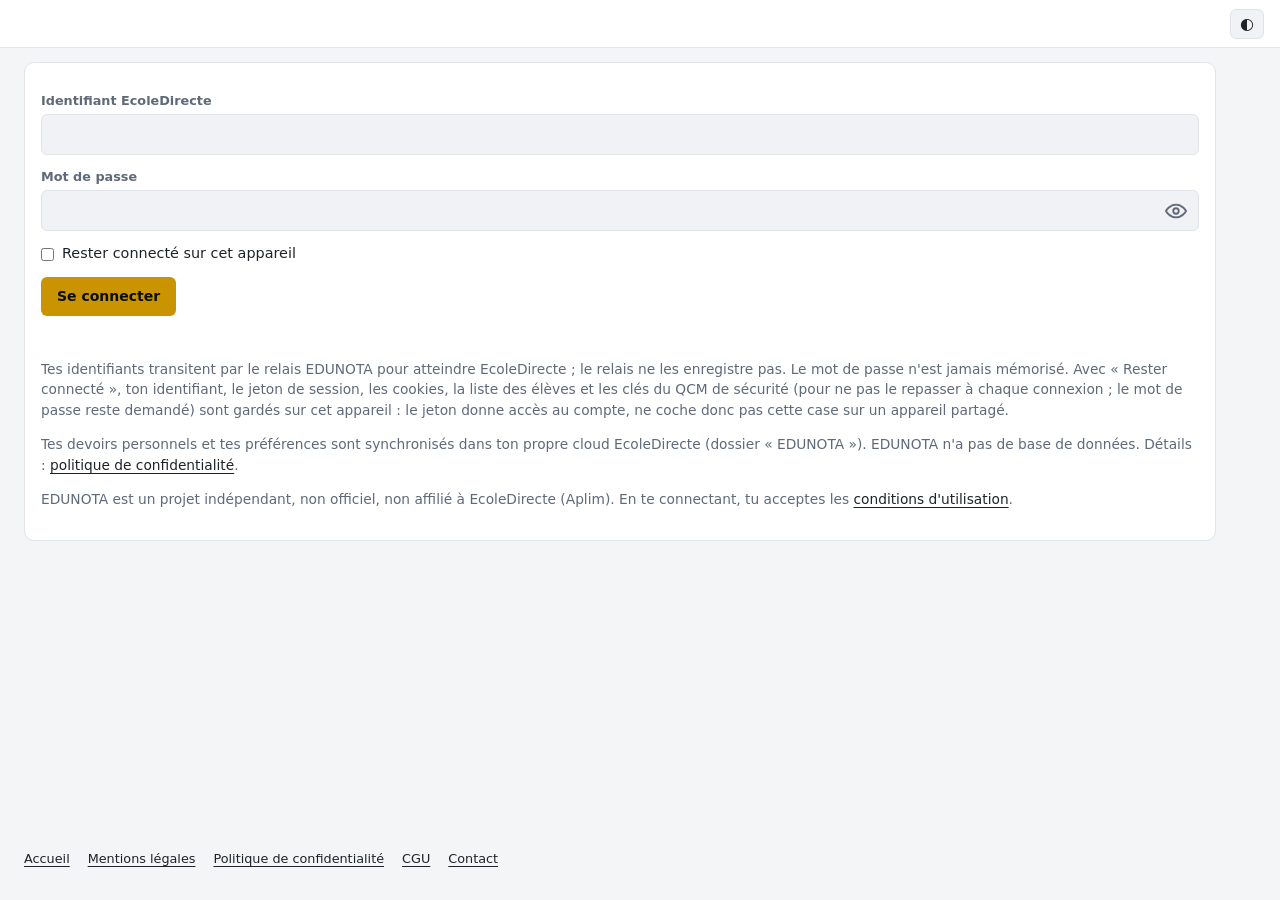
<file: ecoledirecte.html>
<!DOCTYPE html>
<html lang="fr">
<head>
<meta charset="utf-8">
<!-- Protection anti-clickjacking (défense en profondeur) : GitHub Pages ne permet pas d'envoyer
     un en-tête HTTP X-Frame-Options ou une directive CSP frame-ancestors (ignorée si mise en <meta>).
     À défaut, on masque la page tant qu'elle n'est pas confirmée hors d'un cadre (iframe), et on
     tente de rediriger la fenêtre de plus haut niveau si c'est le cas. Voir rapport d'audit :
     la vraie correction consiste à servir le site via un proxy/CDN capable d'ajouter cet en-tête
     (ex. Cloudflare en façade de GitHub Pages avec une règle de transformation d'en-têtes). -->
<style>html{visibility:hidden}</style>
<script>
(function () {
  try {
    if (window.self === window.top) { document.documentElement.style.visibility = 'visible'; return; }
    window.top.location = window.self.location.href;
  } catch (e) { document.documentElement.style.visibility = 'visible'; }
})();
</script>
<meta name="viewport" content="width=device-width, initial-scale=1">
<title>EDUNOTA — École Directe</title>
<meta name="robots" content="noindex, nofollow">
<meta http-equiv="Content-Security-Policy" content="default-src 'self'; script-src 'self' https://cdnjs.cloudflare.com https://cdn.jsdelivr.net 'wasm-unsafe-eval'; worker-src 'self' blob: https://cdnjs.cloudflare.com https://cdn.jsdelivr.net; connect-src 'self' https://edunota.didierbleu90.workers.dev https://api.open-meteo.com https://geocoding-api.open-meteo.com https://cdnjs.cloudflare.com https://cdn.jsdelivr.net https://tessdata.projectnaptha.com blob: data:; img-src 'self' data: blob:; style-src 'self' 'unsafe-inline'; frame-src blob:; object-src 'none'; base-uri 'none'; form-action 'none'">
<link rel="icon" href="favicon.ico?v=1" sizes="any">
<link rel="icon" type="image/png" sizes="192x192" href="icon-192.png?v=1">
<link rel="apple-touch-icon" href="apple-touch-icon.png?v=1">
<meta name="theme-color" content="#0b0e11">
<link rel="preconnect" href="https://edunota.didierbleu90.workers.dev" crossorigin>
<link rel="stylesheet" href="style.css?v=36">
</head>
<body>
<a class="skip" href="#main">Aller au contenu</a>
<header class="top"><button id="burger" class="burger" aria-label="Menu" aria-expanded="false" aria-controls="side"><i></i><i></i><i></i></button><span id="school"></span><span class="grow"></span><select id="eleve" class="hidden" aria-label="Élève"></select><button id="sport" class="icon hidden" aria-label="Mode Sportif" aria-pressed="false"><svg viewBox="0 0 24 24" width="18" height="18" fill="none" stroke="currentColor" stroke-width="2" stroke-linecap="round" stroke-linejoin="round" aria-hidden="true"><path d="M9.6 4.6A2 2 0 1 1 11 8H2m10.6 11.4A2 2 0 1 0 14 16H2m15.7-8.3A2.5 2.5 0 1 1 19.5 12H2"/></svg></button><button id="dp" class="icon hidden" aria-label="Demi-pensionnaire : afficher ou masquer le menu" aria-pressed="true" title="Demi-pensionnaire" style="font-size:.8rem;font-weight:700">DP</button><button id="theme" class="icon" aria-label="Changer de thème">◐</button><span id="who" class="pill hidden"></span></header>
<div id="scrim" class="scrim"></div>
<div class="layout">
<nav id="side" class="side hidden" aria-label="Navigation"><a class="brand" href="index.html" aria-label="EDUNOTA : retour à l'accueil du site">EDUNOTA</a>
  <button data-tab="home" aria-current="page"><svg viewBox="0 0 24 24" width="24" height="24" fill="none" stroke="currentColor" stroke-width="2" stroke-linecap="round" stroke-linejoin="round" aria-hidden="true"><path d="M3 11l9-8 9 8"/><path d="M5 10v10h14V10"/></svg><span>Accueil</span></button>
  <button data-tab="viescolaire"><svg viewBox="0 0 24 24" width="24" height="24" fill="none" stroke="currentColor" stroke-width="2" stroke-linecap="round" stroke-linejoin="round" aria-hidden="true"><path d="M12 3l8 3v6c0 4.5-3.2 8-8 9-4.8-1-8-4.5-8-9V6z"/><path d="M9 12l2 2 4-4"/></svg><span>Vie scolaire</span></button>
  <button data-tab="dash"><svg viewBox="0 0 24 24" width="24" height="24" fill="none" stroke="currentColor" stroke-width="2" stroke-linecap="round" stroke-linejoin="round" aria-hidden="true"><path d="M3 17l5-6 4 3 8-9"/><path d="M3 21h18"/></svg><span>Analyse</span></button>
  <button data-tab="notes"><svg viewBox="0 0 24 24" width="24" height="24" fill="none" stroke="currentColor" stroke-width="2" stroke-linecap="round" stroke-linejoin="round" aria-hidden="true"><path d="M6 11h12"/><text x="12" y="9" font-size="8" font-weight="700" text-anchor="middle" fill="currentColor" stroke="none">18</text><text x="12" y="20" font-size="8" font-weight="700" text-anchor="middle" fill="currentColor" stroke="none">20</text></svg><span>Notes</span></button>
  <button data-tab="edt"><svg viewBox="0 0 24 24" width="24" height="24" fill="none" stroke="currentColor" stroke-width="2" stroke-linecap="round" stroke-linejoin="round" aria-hidden="true"><rect x="3" y="5" width="18" height="16" rx="2"/><path d="M3 10h18M8 3v4M16 3v4"/></svg><span>Emploi du temps</span></button>
  <button data-tab="messages"><svg viewBox="0 0 24 24" width="24" height="24" fill="none" stroke="currentColor" stroke-width="2" stroke-linecap="round" stroke-linejoin="round" aria-hidden="true"><rect x="3" y="5" width="18" height="14" rx="2"/><path d="M3 7l9 6 9-6"/></svg><span>Messagerie</span></button>
  <button data-tab="devoirs"><svg viewBox="0 0 24 24" width="24" height="24" fill="none" stroke="currentColor" stroke-width="2" stroke-linecap="round" stroke-linejoin="round" aria-hidden="true"><path d="M5 4h11a3 3 0 0 1 3 3v13H8a3 3 0 0 1-3-3z"/><path d="M8 16h11"/></svg><span>Cahier de texte</span></button>
  <button data-tab="espaces"><svg viewBox="0 0 24 24" width="24" height="24" fill="none" stroke="currentColor" stroke-width="2" stroke-linecap="round" stroke-linejoin="round" aria-hidden="true"><circle cx="9" cy="8" r="3"/><path d="M3 20c0-3.3 2.7-6 6-6s6 2.7 6 6"/><circle cx="17" cy="9" r="2.5"/><path d="M17 14c2.5 0 4 1.8 4 4.5"/></svg><span>Espaces de travail</span></button>
  <button data-tab="cloud"><svg viewBox="0 0 24 24" width="24" height="24" fill="none" stroke="currentColor" stroke-width="2" stroke-linecap="round" stroke-linejoin="round" aria-hidden="true"><path d="M17.5 19H9a7 7 0 1 1 6.71-9h1.79a4.5 4.5 0 1 1 0 9Z"/></svg><span>Cloud</span></button>
  <button data-tab="menu"><svg viewBox="0 0 24 24" width="24" height="24" fill="none" stroke="currentColor" stroke-width="2" stroke-linecap="round" stroke-linejoin="round" aria-hidden="true"><path d="M7 3v8M4 3v5a3 3 0 0 0 3 3 3 3 0 0 0 3-3V3M7 11v10"/><path d="M17 21V3c-2.5 1.5-4 4-4 7.5 0 2 1 3 2.5 3.5H17"/></svg><span>Menu</span></button>
  <button data-tab="pm"><svg viewBox="0 0 24 24" width="24" height="24" fill="none" stroke="currentColor" stroke-width="2" stroke-linecap="round" stroke-linejoin="round" aria-hidden="true"><path d="M3 7a2 2 0 0 1 2-2h13v4"/><path d="M3 7v11a2 2 0 0 0 2 2h14a1 1 0 0 0 1-1V10a1 1 0 0 0-1-1H5a2 2 0 0 1-2-2z"/><circle cx="16" cy="14.5" r="1.2" fill="currentColor"/></svg><span>Porte-monnaie</span></button>
  <button id="logout" class="logout hidden" aria-label="Déconnexion"><svg viewBox="0 0 24 24" width="20" height="20" fill="none" stroke="currentColor" stroke-width="2" stroke-linecap="round" stroke-linejoin="round" aria-hidden="true"><path d="M9 21H5a2 2 0 0 1-2-2V5a2 2 0 0 1 2-2h4"/><path d="M16 17l5-5-5-5M21 12H9"/></svg><span>Déconnexion</span></button>
</nav>
<main id="main" tabindex="-1">
  <section id="login" class="card">
    <label for="id">Identifiant EcoleDirecte</label>
    <input id="id" autocomplete="username">
    <label for="pw">Mot de passe</label>
    <div class="pwrap"><input id="pw" type="password" autocomplete="current-password"><button type="button" id="eye" class="eye" aria-label="Afficher le mot de passe" aria-pressed="false"><svg viewBox="0 0 24 24" width="22" height="22" fill="none" stroke="currentColor" stroke-width="2" stroke-linecap="round" stroke-linejoin="round" aria-hidden="true"><path d="M1 12s4-7 11-7 11 7 11 7-4 7-11 7S1 12 1 12z"/><circle cx="12" cy="12" r="3"/></svg></button></div>
    <label class="keep"><input type="checkbox" id="keep"> Rester connecté sur cet appareil</label>
    <button id="go">Se connecter</button>
    <div id="loginErr" class="err" role="alert"></div>
    <p class="mute">Tes identifiants transitent par le relais EDUNOTA pour atteindre EcoleDirecte ; le relais ne les enregistre pas. Le mot de passe n'est jamais mémorisé. Avec « Rester connecté », ton identifiant, le jeton de session, les cookies, la liste des élèves et les clés du QCM de sécurité (pour ne pas le repasser à chaque connexion ; le mot de passe reste demandé) sont gardés sur cet appareil : le jeton donne accès au compte, ne coche donc pas cette case sur un appareil partagé.</p>
    <p class="mute">Tes devoirs personnels et tes préférences sont synchronisés dans ton propre cloud EcoleDirecte (dossier « EDUNOTA »). EDUNOTA n'a pas de base de données. Détails : <a href="confidentialite.html">politique de confidentialité</a>.</p>
    <p class="mute">EDUNOTA est un projet indépendant, non officiel, non affilié à EcoleDirecte (Aplim). En te connectant, tu acceptes les <a href="cgu.html">conditions d'utilisation</a>.</p>
  </section>

  <section id="qcm" class="card hidden">
    <h2 id="question" style="font-size:1.05rem"></h2>
    <label for="choix">Ta réponse</label>
    <select id="choix"></select>
    <button id="qcmGo">Valider</button>
    <div id="qcmErr" class="err" role="alert"></div>
  </section>

  <section id="app" class="hidden">
    <h1 id="ptitle" class="ptitle"></h1>
    <div id="view"></div>
    <div id="appErr" class="err" role="alert"></div>
  </section>
  <footer class="lf"><nav aria-label="Informations légales"><a href="index.html">Accueil</a><a href="mentions-legales.html">Mentions légales</a><a href="confidentialite.html">Politique de confidentialité</a><a href="cgu.html">CGU</a><a href="mailto:edunota.fr@gmail.com">Contact</a></nav></footer>
</main>
</div>

<div id="modal" class="modal" role="dialog" aria-modal="true" aria-labelledby="mtitle"><div class="mbox"><button type="button" class="mclose" aria-label="Fermer">×</button><h3 id="mtitle"></h3><div id="mbody"></div></div></div>

<script src="app.js?v=67" defer></script>
</body>
</html>
</file>
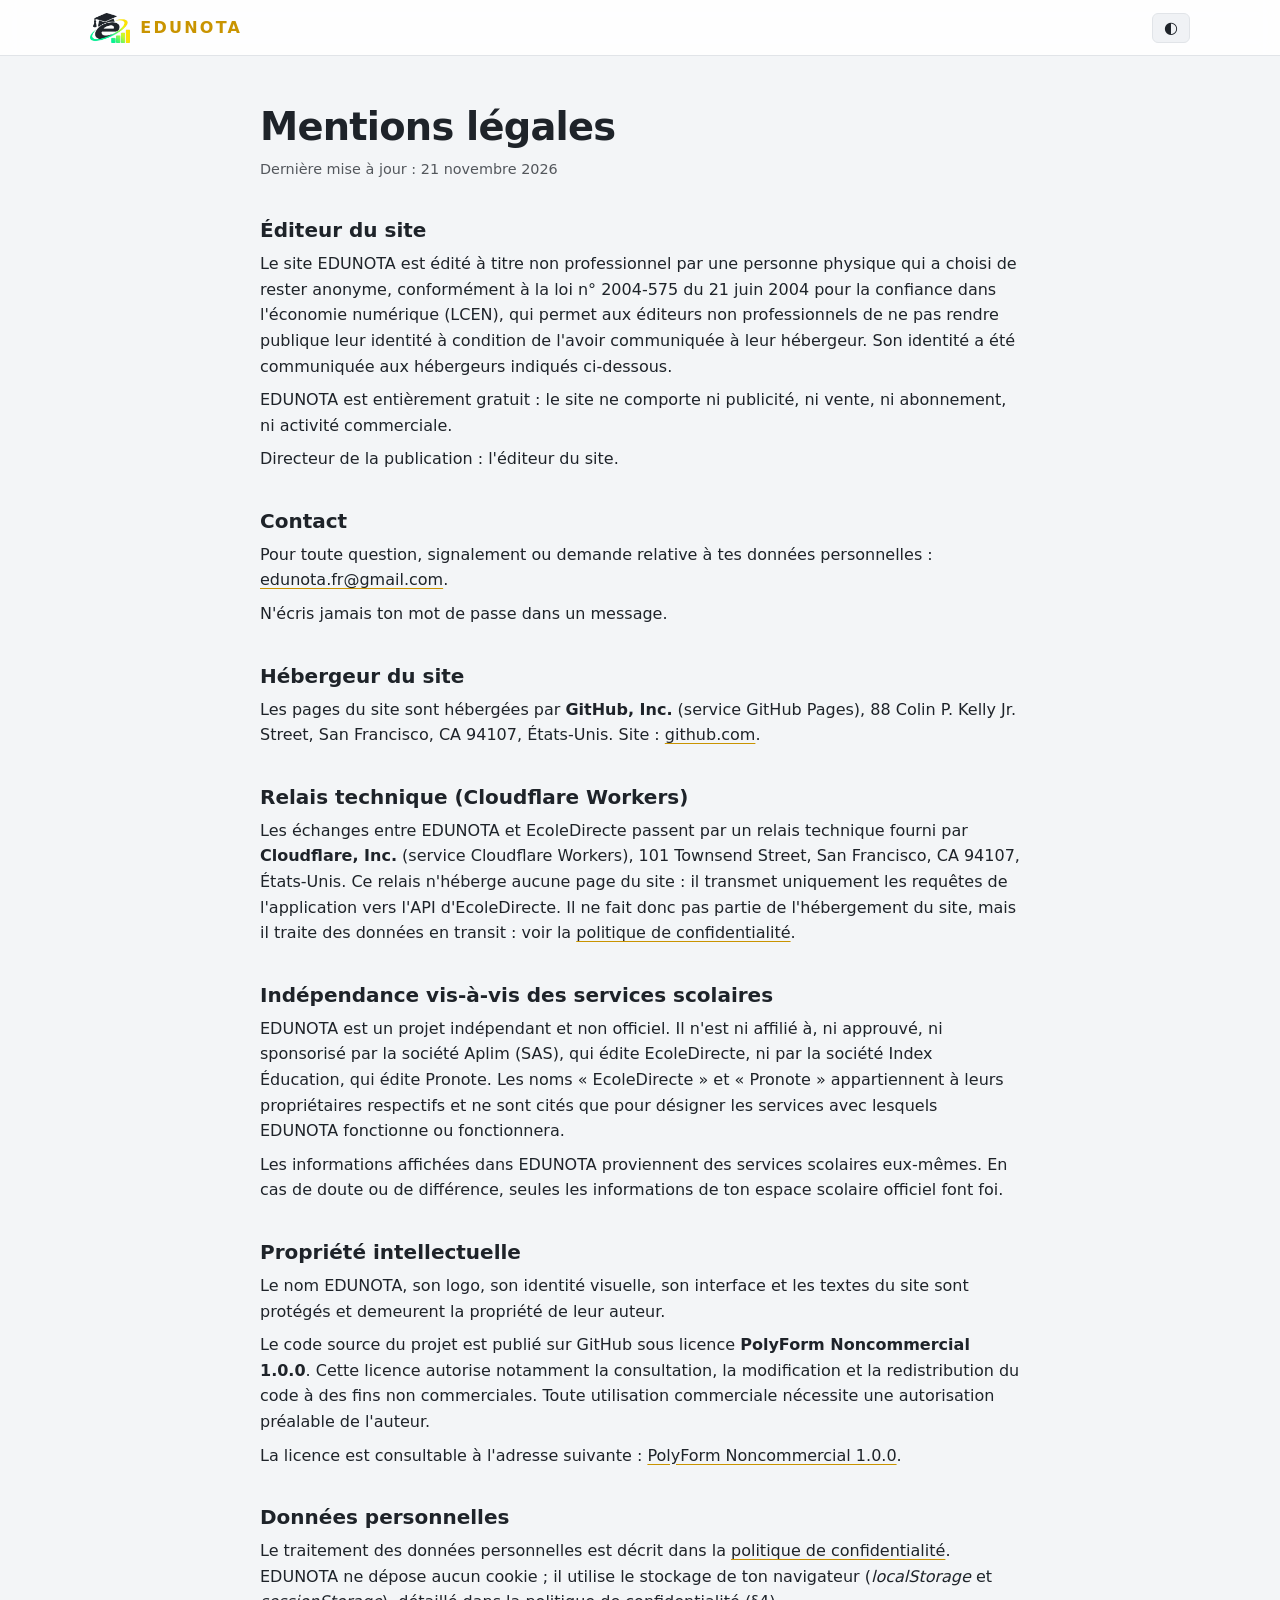
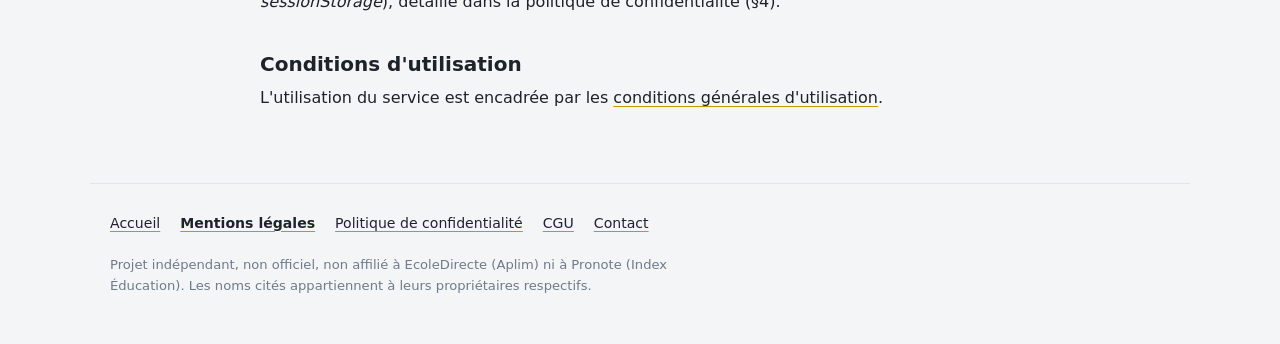
<file: mentions-legales.html>
<!DOCTYPE html>
<html lang="fr">
<head>
<meta charset="utf-8">
<meta name="viewport" content="width=device-width, initial-scale=1">
<title>Mentions légales — EDUNOTA</title>
<meta name="description" content="Éditeur, hébergeurs et contact d'EDUNOTA, plateforme scolaire indépendante et gratuite.">
<link rel="canonical" href="https://bastien-mnt0.github.io/Edunota/mentions-legales.html">
<link rel="icon" href="favicon.ico?v=2" sizes="any">
<link rel="icon" type="image/png" sizes="192x192" href="icon-192.png?v=2">
<link rel="apple-touch-icon" href="apple-touch-icon.png?v=2">
<meta name="theme-color" content="#0b0e11">
<script>
/* Applique le thème avant le rendu (même clé que l'application : ed-theme) */
(function(){var t;try{t=JSON.parse(localStorage.getItem('ed-theme'))}catch(e){}
if(t!=='light'&&t!=='dark')t=matchMedia('(prefers-color-scheme: light)').matches?'light':'dark';
document.documentElement.dataset.theme=t})();
</script>
<link rel="stylesheet" href="edunota.css?v=2">
</head>
<body>
<a class="skip" href="#top">Aller au contenu</a>
<header class="nav">
  <a class="logo" href="index.html" aria-label="EDUNOTA, retour à l'accueil"><img class="lg lg-dark" src="logo-dark.png" alt=""><img class="lg lg-light" src="logo-light.png" alt="">EDUNOTA</a>
  <button id="theme" class="ghost" aria-label="Changer de thème" style="margin-left:auto">◐</button>
</header>

<main id="top">
<article class="legal">
<h1>Mentions légales</h1>
<p class="meta">Dernière mise à jour : 21 novembre 2026</p>

<h2>Éditeur du site</h2>
<p>Le site EDUNOTA est édité à titre non professionnel par une personne physique qui a choisi de rester anonyme, conformément à la loi n° 2004-575 du 21 juin 2004 pour la confiance dans l'économie numérique (LCEN), qui permet aux éditeurs non professionnels de ne pas rendre publique leur identité à condition de l'avoir communiquée à leur hébergeur. Son identité a été communiquée aux hébergeurs indiqués ci-dessous.</p>
<p>EDUNOTA est entièrement gratuit : le site ne comporte ni publicité, ni vente, ni abonnement, ni activité commerciale.</p>
<p>Directeur de la publication : l'éditeur du site.</p>

<h2>Contact</h2>
<p>Pour toute question, signalement ou demande relative à tes données personnelles : <a href="mailto:edunota.fr@gmail.com">edunota.fr@gmail.com</a>.</p>
<p>N'écris jamais ton mot de passe dans un message.</p>

<h2>Hébergeur du site</h2>
<p>Les pages du site sont hébergées par <strong>GitHub, Inc.</strong> (service GitHub Pages), 88 Colin P. Kelly Jr. Street, San Francisco, CA 94107, États-Unis. Site : <a href="https://github.com" rel="noopener">github.com</a>.</p>

<h2>Relais technique (Cloudflare Workers)</h2>
<p>Les échanges entre EDUNOTA et EcoleDirecte passent par un relais technique fourni par <strong>Cloudflare, Inc.</strong> (service Cloudflare Workers), 101 Townsend Street, San Francisco, CA 94107, États-Unis. Ce relais n'héberge aucune page du site : il transmet uniquement les requêtes de l'application vers l'API d'EcoleDirecte. Il ne fait donc pas partie de l'hébergement du site, mais il traite des données en transit : voir la <a href="confidentialite.html">politique de confidentialité</a>.</p>

<h2>Indépendance vis-à-vis des services scolaires</h2>
<p>EDUNOTA est un projet indépendant et non officiel. Il n'est ni affilié à, ni approuvé, ni sponsorisé par la société Aplim (SAS), qui édite EcoleDirecte, ni par la société Index Éducation, qui édite Pronote. Les noms « EcoleDirecte » et « Pronote » appartiennent à leurs propriétaires respectifs et ne sont cités que pour désigner les services avec lesquels EDUNOTA fonctionne ou fonctionnera.</p>
<p>Les informations affichées dans EDUNOTA proviennent des services scolaires eux-mêmes. En cas de doute ou de différence, seules les informations de ton espace scolaire officiel font foi.</p>

<h2>Propriété intellectuelle</h2>
<p>Le nom EDUNOTA, son logo, son identité visuelle, son interface et les textes du site sont protégés et demeurent la propriété de leur auteur.</p>
<p>Le code source du projet est publié sur GitHub sous licence <strong>PolyForm Noncommercial 1.0.0</strong>. Cette licence autorise notamment la consultation, la modification et la redistribution du code à des fins non commerciales. Toute utilisation commerciale nécessite une autorisation préalable de l'auteur.</p>
<p>La licence est consultable à l'adresse suivante : <a href="https://polyformproject.org/licenses/noncommercial/1.0.0/" rel="noopener">PolyForm Noncommercial 1.0.0</a>.</p>

<h2>Données personnelles</h2>
<p>Le traitement des données personnelles est décrit dans la <a href="confidentialite.html">politique de confidentialité</a>. EDUNOTA ne dépose aucun cookie ; il utilise le stockage de ton navigateur (<em>localStorage</em> et <em>sessionStorage</em>), détaillé dans la politique de confidentialité (§4).</p>

<h2>Conditions d'utilisation</h2>
<p>L'utilisation du service est encadrée par les <a href="cgu.html">conditions générales d'utilisation</a>.</p>

</article>
</main>

<footer class="foot">
  <nav class="flinks" aria-label="Informations légales"><a href="index.html">Accueil</a><a href="mentions-legales.html" aria-current="page">Mentions légales</a><a href="confidentialite.html">Politique de confidentialité</a><a href="cgu.html">CGU</a><a href="mailto:edunota.fr@gmail.com">Contact</a></nav>
  <p>Projet indépendant, non officiel, non affilié à EcoleDirecte (Aplim) ni à Pronote (Index Éducation). Les noms cités appartiennent à leurs propriétaires respectifs.</p>
</footer>

<script>
document.getElementById('theme').onclick=function(){var r=document.documentElement,t=r.dataset.theme==='dark'?'light':'dark';r.dataset.theme=t;try{localStorage.setItem('ed-theme',JSON.stringify(t))}catch(e){}};
</script>
</body>
</html>
</file>
<file: edunota.css>
/* Identité reprise de style.css : mêmes jetons, accent doré, cartes sobres */
:root,:root[data-theme=light]{--bg:#f3f5f7;--card:#fff;--p2:#f0f2f5;--line:#e1e4e8;--ink:#1e2329;--mute:#707a8a;--good:#0a9f62;--accent:#c99400;--on-accent:#0b0e11;--glow:rgba(201,148,0,.14);color-scheme:light}
:root[data-theme=dark]{--bg:#0b0e11;--card:#12161c;--p2:#1a1f27;--line:#252b34;--ink:#e6e8ea;--mute:#848e9c;--good:#0ecb81;--accent:#f0b90b;--on-accent:#0b0e11;--glow:rgba(240,185,11,.12);color-scheme:dark}
*{box-sizing:border-box}
html{scroll-behavior:smooth;scroll-padding-top:72px}
body{margin:0;background:var(--bg);color:var(--ink);font:16px/1.6 Inter,ui-sans-serif,system-ui,-apple-system,"Segoe UI",sans-serif}
h1,h2,h3,p{margin:0}
a{color:inherit;text-decoration:none}
:focus-visible{outline:2px solid var(--accent);outline-offset:3px;border-radius:6px}

.nav{position:sticky;top:0;z-index:5;display:flex;align-items:center;gap:20px;height:56px;padding:0 max(20px,calc((100% - 1100px)/2));background:color-mix(in srgb,var(--card) 88%,transparent);backdrop-filter:blur(10px);border-bottom:1px solid var(--line)}
.logo{display:inline-flex;align-items:center;gap:10px;font-weight:800;letter-spacing:.14em;color:var(--accent)}
.lg{height:30px;width:auto;display:block}
:root[data-theme=dark] .lg-light,:root:not([data-theme=dark]) .lg-dark{display:none}
.herologo{margin-bottom:22px}
.herologo .lg{height:clamp(110px,18vw,160px);margin:0 auto}
.links{display:flex;gap:22px;margin-left:auto;font-size:.9rem;font-weight:500;color:var(--mute)}
.links a:hover{color:var(--ink)}
.ghost{margin:0;padding:6px 11px;background:var(--p2);color:var(--ink);border:1px solid var(--line);border-radius:6px;font-size:1rem;line-height:1;cursor:pointer}

main{max-width:1100px;margin:0 auto;padding:0 20px}
.eyebrow{font-size:.78rem;font-weight:700;letter-spacing:.14em;text-transform:uppercase;color:var(--accent);margin-bottom:12px}
.accent{color:var(--accent)}

.hero{padding:88px 0 56px;text-align:center;background:radial-gradient(60% 55% at 50% 0,var(--glow),transparent 70%)}
.hero h1{font-size:clamp(2.3rem,6vw,4rem);line-height:1.08;letter-spacing:-.03em;font-weight:800}
.lead{max-width:620px;margin:22px auto 0;color:var(--mute);font-size:1.1rem}
.cta{display:flex;gap:12px;justify-content:center;flex-wrap:wrap;margin-top:32px}
.btn{padding:11px 22px;border-radius:8px;border:1px solid var(--line);background:var(--card);font-weight:700;transition:transform .1s,border-color .15s}
.btn:hover{border-color:var(--accent)}
.btn:active{transform:scale(.97)}
.btn.primary{background:var(--accent);border-color:var(--accent);color:var(--on-accent)}
.stats{list-style:none;display:grid;grid-template-columns:repeat(3,1fr);gap:12px;max-width:720px;margin:52px auto 0;padding:0}
.stats li{background:var(--card);border:1px solid var(--line);border-radius:10px;padding:16px}
.stats b{display:block;font:700 1.9rem ui-monospace,"SF Mono",Menlo,Consolas,monospace;color:var(--accent)}
.stats span{font-size:.84rem;color:var(--mute)}

.section{padding:56px 0}
.head{margin-bottom:28px}
.head h2{font-size:clamp(1.6rem,3.5vw,2.2rem);letter-spacing:-.02em;line-height:1.2}
.sub{color:var(--mute);margin-top:8px}

.platforms{display:grid;grid-template-columns:repeat(auto-fit,minmax(280px,1fr));gap:16px}
.pcard{position:relative;display:flex;flex-direction:column;gap:10px;min-height:230px;padding:24px;background:var(--card);border:1px solid var(--line);border-radius:14px;transition:transform .15s,border-color .15s,box-shadow .15s}
.pcard h3{font-size:1.5rem;letter-spacing:-.01em}
.pcard p{color:var(--mute);flex:1}
.ptop{display:flex;align-items:center;justify-content:space-between;margin-bottom:6px}
.plogo{display:grid;place-items:center;width:46px;height:46px;border-radius:12px;background:var(--p2);border:1px solid var(--line);font-weight:800;color:var(--accent)}
.badge{font-size:.72rem;font-weight:700;color:var(--mute);border:1px solid var(--line);border-radius:99px;padding:2px 10px}
.badge.on{color:var(--good);border-color:var(--good)}
.pcta{font-weight:700}
.is-on{border-color:color-mix(in srgb,var(--accent) 55%,var(--line));box-shadow:0 0 0 4px var(--glow)}
.is-on .pcta{color:var(--accent)}
.is-on:hover{transform:translateY(-3px);border-color:var(--accent)}
.is-soon{opacity:.72;border-style:dashed;cursor:not-allowed}
.is-soon .plogo{color:var(--mute)}
.is-soon .pcta{color:var(--mute);font-weight:600}

.split{display:grid;grid-template-columns:1fr 1fr;gap:28px;color:var(--mute);font-size:1.05rem}
.grid{display:grid;grid-template-columns:repeat(3,1fr);gap:14px}
.grid.two{grid-template-columns:repeat(2,1fr)}
.feat,.adv{background:var(--card);border:1px solid var(--line);border-radius:12px;padding:22px}
.grid .feat:last-child:nth-child(3n+1){grid-column:1/-1}
.feat svg{width:28px;height:28px;fill:none;stroke:var(--accent);stroke-width:2;stroke-linecap:round;stroke-linejoin:round;margin-bottom:14px}
.feat h3,.adv h3{font-size:1.05rem;margin-bottom:6px}
.feat p,.adv p{color:var(--mute);font-size:.94rem}

.foot{max-width:1100px;margin:40px auto 0;padding:28px 20px 48px;border-top:1px solid var(--line);display:flex;gap:20px;align-items:center;justify-content:space-between;flex-wrap:wrap}
.foot p{color:var(--mute);font-size:.82rem;max-width:560px}

@media (max-width:820px){
  .grid .feat:last-child:nth-child(3n+1){grid-column:auto}
  .links{display:none}.nav .ghost{margin-left:auto}
  .grid{grid-template-columns:repeat(2,1fr)}.split{grid-template-columns:1fr}
  .hero{padding-top:56px}
}
@media (max-width:540px){
  .grid,.grid.two{grid-template-columns:1fr}.stats{grid-template-columns:1fr}
}
@media (prefers-reduced-motion:reduce){html{scroll-behavior:auto}*{transition:none!important}}

/* Pages juridiques et liens de pied de page */
.skip{position:absolute;left:-999px;top:8px;z-index:10;padding:8px 14px;background:var(--accent);color:var(--on-accent);border-radius:6px;font-weight:700}
.skip:focus{left:8px}
.flinks{display:flex;flex-wrap:wrap;gap:6px 20px;font-size:.88rem}
.flinks a,.legal a,.sub a,.adv a{color:var(--ink);text-decoration:underline;text-decoration-color:var(--accent);text-underline-offset:3px}
.flinks a[aria-current=page]{font-weight:700}
.legal{max-width:760px;margin:0 auto;padding:48px 0 24px}
.legal h1{font-size:clamp(1.8rem,4vw,2.4rem);line-height:1.2;letter-spacing:-.02em;margin-bottom:6px}
.legal h2{font-size:1.25rem;line-height:1.3;margin:36px 0 8px}
.legal p,.legal li{margin:8px 0}
.legal ul{padding-left:22px;margin:8px 0}
.legal .meta{color:var(--ink);opacity:.75;font-size:.9rem}
.legal .tw{overflow-x:auto;margin:12px 0}
.legal table{width:100%;min-width:560px;border-collapse:collapse;font-size:.88rem}
.legal th,.legal td{padding:8px 10px;border:1px solid var(--line);text-align:left;vertical-align:top}
.legal th{background:var(--p2)}
.legal code{font-family:ui-monospace,"SF Mono",Menlo,Consolas,monospace;font-size:.92em}
.legal .todo{background:var(--glow);border-radius:4px;padding:0 4px;font-weight:600}
.legal .box{background:var(--card);border:1px solid var(--line);border-radius:10px;padding:14px 18px;margin:16px 0}
</file>
<file: style.css>
:root,:root[data-theme=light]{--bg:#f3f5f7;--card:#fff;--p2:#f0f2f5;--g1:#f0f2f5;--line:#e1e4e8;--ink:#1e2329;--mute:#5f6978;--good:#0a7a4b;--bad:#c42a42;--mid:#8f6a00;--accent:#c99400;--accent-t:#8a6500;--blue:#1f5fc0;color-scheme:light}
:root[data-theme=dark]{--bg:#0b0e11;--card:#12161c;--p2:#1a1f27;--g1:#1a1f27;--line:#252b34;--ink:#e6e8ea;--mute:#848e9c;--good:#0ecb81;--bad:#f6465d;--mid:#f0b90b;--accent:#f0b90b;--accent-t:#f0b90b;--blue:#5b9cff;color-scheme:dark}
*{box-sizing:border-box}
body{margin:0;background:var(--bg);color:var(--ink);font:14px/1.5 Inter,ui-sans-serif,system-ui,-apple-system,"Segoe UI",sans-serif}
.num,.kpi b,td.c-avg,.bx,.v{font-family:ui-monospace,"SF Mono",Menlo,Consolas,monospace;font-variant-numeric:tabular-nums}
h1,h2,h3{margin:0}
.top{position:sticky;top:0;z-index:1;transition:box-shadow .2s;display:flex;align-items:center;gap:10px;height:48px;padding:0 16px;background:var(--card);border-bottom:1px solid var(--line)}
body:has(.side:not(.hidden)) .top{padding-left:212px}
.top .grow{flex:1}
#school{font-weight:600;color:var(--mute)}
.top select{width:auto;padding:4px 8px}
.pill{background:var(--p2);border:1px solid var(--line);border-radius:99px;padding:3px 12px;font-size:.8rem}
.logout{margin:0;background:none;color:var(--bad);border:1px solid var(--bad);border-radius:6px;padding:3px 12px;font-size:.8rem}
.icon{margin:0;background:var(--p2);color:var(--ink);border:1px solid var(--line);border-radius:6px;padding:4px 10px;font-size:1rem;line-height:1}
.top .icon{width:34px;height:30px;padding:0;display:inline-flex;align-items:center;justify-content:center;box-sizing:border-box}
.burger{display:none;position:relative;width:40px;height:40px;margin:0;padding:0;border-radius:10px;background:var(--p2);border:1px solid var(--line);transition:background .15s,border-color .15s,transform .1s}
.burger i{position:absolute;left:10px;right:10px;height:2px;border-radius:2px;background:var(--ink);transition:transform .2s,opacity .2s}
.burger i:nth-child(1){top:12px}.burger i:nth-child(2){top:19px}.burger i:nth-child(3){top:26px}
.burger:active{transform:scale(.94)}
.burger.on{border-color:var(--accent)}
.burger.on i:nth-child(1){transform:translateY(7px) rotate(45deg)}
.burger.on i:nth-child(2){opacity:0}
.burger.on i:nth-child(3){transform:translateY(-7px) rotate(-45deg)}
.scrim{position:fixed;inset:0;z-index:2;background:rgba(0,0,0,.55);opacity:0;pointer-events:none;transition:opacity .2s}
.scrim.show{opacity:1;pointer-events:auto}
@media (hover:hover){button:hover{filter:brightness(1.1)}.burger:hover{border-color:var(--accent)}}
button:disabled{opacity:.6;cursor:wait}
.layout{display:flex;align-items:stretch;min-height:calc(100vh - 48px)}
.side{display:flex;flex-direction:column;position:sticky;top:0;align-self:flex-start;z-index:2;width:196px;flex:none;background:var(--card);border-right:1px solid var(--line);margin-top:-48px;height:100vh;overflow-y:auto}
.side .brand{height:48px;display:flex;align-items:center;padding:0 18px;font-weight:800;letter-spacing:.14em;color:var(--accent-t);border-bottom:1px solid var(--line)}
.side button{display:flex;align-items:center;gap:12px;width:100%;margin:2px 0 0;padding:11px 16px;background:none;color:var(--mute);border:0;border-left:3px solid transparent;border-radius:0;font-weight:500;text-align:left}
.side button[aria-current=page]{color:var(--ink);background:var(--p2);border-left-color:var(--accent)}
.side svg{flex:none}
.side .logout{margin:auto 12px 14px;width:auto;padding:10px 14px;justify-content:center;gap:10px;font-size:.85rem;font-weight:600;color:var(--bad);background:none;border:1px solid var(--bad);border-left-width:1px;border-radius:8px}
.side .logout:active{background:color-mix(in srgb,var(--bad) 14%,transparent)}
main{flex:1;min-width:0;max-width:1240px;padding:0 24px 12px;display:flex;flex-direction:column}
.ptitle{font-size:1.25rem;font-weight:700;letter-spacing:-.01em;margin:20px 0 12px}
.card{background:var(--card);border:1px solid var(--line);border-radius:10px;padding:16px;margin-top:14px}
label{display:block;font-weight:600;font-size:.8rem;color:var(--mute);margin:12px 0 4px}
input,select{width:100%;padding:9px 10px;border:1px solid var(--line);border-radius:6px;background:var(--p2);color:var(--ink);font:inherit}
button{padding:9px 16px;border:0;border-radius:6px;background:var(--accent);color:#0b0e11;font:inherit;font-weight:700;cursor:pointer;margin-top:12px}
a:focus-visible,button:focus-visible,input:focus-visible,select:focus-visible{outline:2px solid var(--accent);outline-offset:2px}
.err{color:var(--bad);margin-top:12px;min-height:1.2em}
.mute{color:var(--mute);font-size:.86rem}
.num{font-weight:700;white-space:nowrap}
.hidden{display:none!important}
.tag{display:inline-block;font-size:.72rem;font-weight:700;color:var(--accent-t);border:1px solid var(--accent);border-radius:99px;padding:0 8px;margin-left:6px}
.ptabs{display:flex;gap:6px;flex-wrap:wrap;margin-top:6px}
.ptab{margin:0;padding:6px 14px;background:var(--p2);color:var(--mute);border:1px solid var(--line);border-radius:99px;font-weight:600;font-size:.82rem;white-space:nowrap}
.ptab[aria-pressed=true]{background:var(--accent);color:#0b0e11;border-color:var(--accent)}
.subtabs{display:flex;gap:4px;border-bottom:1px solid var(--line);margin-top:10px}
.subtabs button{flex:1;margin:0;background:none;color:var(--mute);border:0;border-bottom:2px solid transparent;border-radius:0;padding:10px;font-weight:600}
.subtabs button[aria-pressed=true]{color:var(--ink);border-color:var(--accent)}
.wrap{overflow-x:auto}
table{width:100%;border-collapse:collapse}
th{padding:10px;text-align:left;font-size:.72rem;color:var(--mute);font-weight:600;border-bottom:1px solid var(--line)}
td{padding:12px 10px;border-top:1px solid var(--line);vertical-align:top}
tr:hover td{background:var(--p2)}
td.disc i{font-size:.74rem;margin-left:8px;font-weight:400;color:var(--mute)}
tr.grp td{background:var(--p2);font-weight:700;color:var(--accent-t)}
tr.gen td{border-top:2px solid var(--line);font-weight:700}
tr.gen td.c-avg{font-size:1.15rem;color:var(--accent-t)}
td.r{text-align:right}
.ev{margin-right:14px;white-space:nowrap;font-family:ui-monospace,Menlo,Consolas,monospace}
.ev.new{text-decoration:underline;text-decoration-color:var(--accent);text-underline-offset:4px}
.ev.ns{color:var(--mute)}
.ev sub,.ev sup{font-size:.68em;color:var(--mute)}
.cf{display:none}
.sim{display:flex;gap:8px;align-items:center;flex-wrap:wrap}
.sim input{width:72px;padding:5px}
#tres{white-space:normal;overflow-wrap:anywhere;flex:1 1 100%;min-width:0}
.mrow{display:flex;align-items:center;gap:12px;padding:10px 12px;border-top:1px solid var(--line)}
.mrow.head{justify-content:space-between;background:var(--p2);font-weight:700}
.mrow i{display:block;font-size:.8rem;color:var(--mute)}
.bx{border:1px solid var(--line);background:var(--p2);padding:4px 8px;border-radius:6px;font-size:.9rem;line-height:1.3;white-space:nowrap}
.bx small{display:block;color:var(--mute)}
.stat{padding:10px 14px;font-size:.88rem;color:var(--mute)}
.nav2{display:flex;align-items:center;justify-content:space-between;gap:8px;flex-wrap:wrap}
.nav2 button{margin:0 0 0 6px;background:var(--p2);color:var(--ink);border:1px solid var(--line);padding:4px 10px}
.cal{display:flex;overflow-x:auto;border-top:1px solid var(--line);margin-top:14px}
.axis{width:48px;flex:none;font-size:.7rem;color:var(--mute)}
.hr{border-top:1px solid var(--line);padding-left:4px}
.dcol{flex:1;min-width:112px;border-left:1px solid var(--line)}
.dh{height:28px;line-height:28px;text-align:center;font-size:.75rem;border-bottom:1px solid var(--line);text-transform:capitalize;color:var(--mute)}
.dbody{position:relative;overflow:hidden;background-image:repeating-linear-gradient(transparent 0 calc(var(--px,56px) - 1px),var(--line) calc(var(--px,56px) - 1px) var(--px,56px))}
.dcol.today .dbody{background-color:color-mix(in srgb,var(--accent) 9%,var(--card))}
.dcol.today .dh{color:var(--accent-t);font-weight:700}
.blk{box-shadow:inset 0 0 0 1px rgba(128,128,128,.35);position:absolute;left:2px;right:2px;color:#fff;font-size:.72rem;padding:3px 6px;overflow:hidden;line-height:1.25;border-radius:4px}
.blk b{display:block;text-align:center}
.kpis{display:grid;grid-template-columns:repeat(auto-fit,minmax(170px,1fr));gap:10px;margin-top:12px}
.kpi{background:var(--card);border:1px solid var(--line);border-radius:10px;padding:12px 14px}
.kpi small{display:block;color:var(--mute);font-size:.75rem}
.kpi b{display:block;font-size:1.6rem;line-height:1.25}
.up{color:var(--good)}.dn{color:var(--bad)}
.panel{background:var(--card);border:1px solid var(--line);border-radius:10px;padding:14px 16px;margin-top:12px}
.panel h3{font-size:.92rem;margin-bottom:6px}
.panel svg{width:100%;height:auto;display:block}
.ctrl{display:flex;gap:10px;align-items:center;flex-wrap:wrap}
.ctrl select{width:auto}
.sgrid{display:grid;grid-template-columns:repeat(auto-fill,minmax(230px,1fr));gap:10px;margin-top:12px}
.scard svg{width:100%;height:auto;display:block;margin:6px 0}
.scard .mute{margin-top:2px}
.scard{background:var(--card);border:1px solid var(--line);border-radius:10px;padding:12px}
.scard header{display:flex;justify-content:space-between;align-items:flex-start;gap:8px}
.scard header>div{min-width:0;flex:1}
.scard header b{display:block;overflow:hidden;text-overflow:ellipsis;white-space:nowrap}
.scard .v{font-size:1.3rem;font-weight:700}
.chip{font-size:.72rem;font-weight:700;padding:1px 7px;border-radius:99px;white-space:nowrap}
.chip.up{background:color-mix(in srgb,var(--good) 18%,transparent)}
.chip.dn{background:color-mix(in srgb,var(--bad) 18%,transparent)}
@media (max-width:760px){
 input,select{font-size:16px}
 body:has(.side:not(.hidden)) .top{padding-left:8px}
 body:has(.side:not(.hidden)) .burger{display:block}
 #school{display:none}
 .side{position:fixed;top:0;left:0;bottom:0;z-index:3;margin-top:0;width:240px;align-self:auto;height:auto;overflow-y:auto;transform:translateX(-100%);transition:transform .2s}
 .side.open{transform:none;box-shadow:4px 0 24px rgba(0,0,0,.35)}
 main{padding:0 12px 12px}
 .ptitle{margin:14px 0 8px}
 .ptabs{flex-wrap:nowrap;overflow-x:auto}
 #view>.card{padding:8px}
 table,tbody{display:block}
 thead{display:none}
 tr{display:grid;grid-template-columns:92px 1fr;align-items:center;border-top:1px solid var(--line)}
 td{border:0;padding:6px 8px}
 tr:hover td{background:none}
 td.c-coef,td.c-x{display:none}
 td.disc{grid-column:2;grid-row:1}
 td.disc i{display:block;margin:2px 0 0}
 td.c-avg{grid-column:1;grid-row:1;margin:8px 0;padding:6px 8px;border:1px solid var(--line);background:var(--p2);border-radius:6px;font-size:1rem;line-height:1.3}
 .cf{display:block;color:var(--mute);font-size:.72rem}
 td.c-ev{grid-column:1/-1;grid-row:2;padding:8px;font-size:1.05rem}
 td.c-ev:empty{display:none}
 .ev{display:inline-block;margin-right:20px}
 tr.grp,tr.gen{grid-template-columns:1fr auto;background:var(--p2);border-radius:6px;margin-top:8px}
 tr.grp td:first-child,tr.gen td.gl{grid-column:1;grid-row:1;text-align:left}
 tr.grp td.c-avg,tr.gen td.c-avg{grid-column:2;grid-row:1;margin:6px}
 tr.grp td.c-ev{display:none}
 tr.gen td.note{grid-column:1/-1;grid-row:2;font-size:.78rem}
 #testnote{padding:10px 4px!important}
 .kpis{grid-template-columns:1fr 1fr}
 .dcol{min-width:0}
}
.pwrap{position:relative}
.pwrap input{padding-right:46px}
.eye{position:absolute;right:4px;top:50%;transform:translateY(-50%);margin:0;padding:6px 8px;background:none;color:var(--mute);line-height:0}
.eye[aria-pressed=true]{color:var(--accent-t)}
.keep{display:flex;align-items:center;gap:8px;font-weight:400;color:var(--ink);font-size:.9rem;margin:12px 0 0}
.keep input{width:auto;margin:0}
.blk{cursor:pointer}
.blk:focus-visible{outline:2px solid var(--accent);outline-offset:1px}
.dots{position:absolute;top:3px;right:3px;display:flex;gap:4px}
.dot{width:14px;height:14px;border-radius:50%;display:inline-flex;align-items:center;justify-content:center;font-size:.65rem;font-weight:800;color:#fff;box-shadow:0 0 0 2px #fff}
.dot.ctl{background:var(--bad)}
.dot.hw{background:var(--accent)}
.legend{margin-top:8px;display:flex;gap:14px;flex-wrap:wrap;align-items:center}
.legend .dot{box-shadow:none;flex:none}
.legend>span{display:inline-flex;align-items:center;gap:6px}
.tag-c{color:var(--bad);border-color:var(--bad)}
.hwi{padding:10px 0;border-top:1px solid var(--line)}
.hwi:first-of-type{border-top:0}
.hwi div{white-space:pre-line;margin-top:4px}
.modal{position:fixed;inset:0;z-index:20;display:none;align-items:center;justify-content:center;background:rgba(0,0,0,.55);padding:16px}
.modal.show{display:flex}
.mbox{position:relative;width:min(520px,100%);max-height:85vh;overflow:auto;background:var(--card);border:1px solid var(--line);border-radius:12px;padding:18px}
.mbox h3{padding-right:40px;margin-bottom:6px}
.mclose{position:absolute;top:8px;right:8px;margin:0;width:34px;height:34px;padding:0;font-size:1.3rem;line-height:1;background:var(--p2);color:var(--ink);border:1px solid var(--line)}
@media (max-width:760px){.modal{align-items:flex-end;padding:0}.mbox{border-radius:14px 14px 0 0;width:100%}}
.hello{margin:6px 0 2px}
.hello h2{font-size:1.4rem}
.hgrid{display:grid;grid-template-columns:repeat(2,minmax(0,1fr));gap:12px;margin-top:12px}
.hgrid .panel{margin-top:0}
.hc{position:relative;display:flex;gap:12px;align-items:flex-start;padding:8px 40px 8px 10px;border-left:3px solid var(--accent);background:var(--p2);border-radius:6px;margin-top:8px;cursor:pointer}
.hc .num{flex:none;min-width:13ch}
.hc>span:nth-child(2){min-width:0;overflow-wrap:anywhere}
.hc.off{opacity:.55;text-decoration:line-through}
.hrow{display:flex;justify-content:space-between;gap:10px;padding:8px 0;border-top:1px solid var(--line)}
.hrow:first-of-type{border-top:0}
.link{margin:12px 0 0;background:none;color:var(--accent-t);padding:0;font-weight:600}
@media (max-width:760px){.hgrid{grid-template-columns:1fr}}
.top.scrolled{box-shadow:0 2px 14px rgba(0,0,0,.28)}
/* Tablette : le menu se réduit à une colonne d'icônes (les noms restent lisibles par les lecteurs d'écran et au survol) */
@media (min-width:761px) and (max-width:1000px){
 .side{width:64px}
 .side button{justify-content:center;padding:12px 0;gap:0}
 .side .logout{margin:auto 8px 12px;padding:10px 0}
 .side span{position:absolute;width:1px;height:1px;overflow:hidden;clip:rect(0 0 0 0);white-space:nowrap}
 .side .brand{justify-content:center;padding:0;font-size:0}
 .side .brand::before{content:"E";font-size:1.2rem;letter-spacing:0}
 body:has(.side:not(.hidden)) .top{padding-left:80px}
}
@media (max-width:420px){.pill{max-width:110px;overflow:hidden;text-overflow:ellipsis;white-space:nowrap}}
.hwi .pjs,.hwi .pjs div{white-space:normal}
.pj{display:flex;flex-wrap:wrap;align-items:center;gap:6px 8px;padding:6px 10px;background:var(--p2);border:1px solid var(--line);border-radius:6px}
.pjn{font-weight:600;word-break:break-word;min-width:0}
.pj .tag{margin-left:0}
.pja{margin-left:auto;display:flex;flex-wrap:wrap;justify-content:flex-end;gap:6px}
.pjb{margin:0;padding:4px 10px;font-size:.82rem;background:var(--card);color:var(--ink);border:1px solid var(--line)}
.pjb[data-act=dl]{background:var(--accent);color:#0b0e11;border-color:var(--accent)}
.pjb:disabled{opacity:.6;cursor:wait}
.pjb[aria-pressed=true]{font-weight:700}
.pjm,.pjv{flex-basis:100%}
.pjm{min-height:0}
.pjm:empty,.pjv:empty{display:none}
.pjv img{max-width:100%;border-radius:6px}
.pjv iframe{width:100%;height:60vh;border:1px solid var(--line);border-radius:6px;background:#fff}
.blk.st-remplace{box-shadow:inset 0 0 0 2px var(--accent)}
.blk.st-deplace{box-shadow:inset 0 0 0 2px var(--blue)}
:root{--warn:#b85a00}
:root[data-theme=dark]{--warn:#ff8a3d}
textarea{width:100%;padding:9px 10px;border:1px solid var(--line);border-radius:6px;background:var(--p2);color:var(--ink);font:inherit;resize:vertical}
textarea:focus-visible{outline:2px solid var(--accent);outline-offset:2px}
@media (max-width:760px){textarea{font-size:16px}}
.urg{display:inline-block;width:11px;height:11px;border-radius:50%;margin-right:8px;flex:none}
.urg.red{background:var(--bad)}.urg.orange{background:var(--warn)}.urg.green{background:var(--good)}
.tag-ed{color:var(--blue);border-color:var(--blue)}
.hwi.me{border-left:3px solid var(--accent);padding-left:10px}
.hwi.fin{opacity:.6}
.hwi .hwc{margin-top:8px}
.hwbar button{margin:0}
.hwc .ptabs{margin-top:0}
.hwc select{padding:5px 8px;font-size:.82rem}
.hwb{margin:0;padding:4px 10px;font-size:.82rem;background:var(--card);color:var(--ink);border:1px solid var(--line)}
.hwb.del{color:var(--bad);border-color:var(--bad)}.icon[aria-pressed=true]{border-color:var(--accent);color:var(--accent-t)}
#sport svg{display:block}
.wgrid{display:grid;grid-template-columns:minmax(0,1fr) 290px;gap:12px;align-items:start}
.wgrid>.card,.wgrid>.wx{margin-top:14px}
.wgrid>.wx{position:sticky;top:62px}
.wx h3{display:flex;justify-content:space-between;align-items:baseline;gap:8px}
.wx h3 .link{margin:0;font-size:.8rem}
a.link{display:inline-block;text-decoration:none}
.wx a{color:var(--accent-t)}
.wxmain{display:flex;align-items:center;gap:12px;margin:4px 0 10px}
.wxt{font-size:2.2rem;line-height:1}
.wxs{display:grid;grid-template-columns:1fr 1fr;gap:8px}
.wxs>div{background:var(--p2);border:1px solid var(--line);border-radius:8px;padding:8px 10px}
.wxs small{display:block;color:var(--mute);font-size:.72rem}
.wxs b{font-size:1.1rem}
.wx svg.ar{display:inline-block;width:16px;height:16px;vertical-align:middle}
.wxh{margin:12px 0 2px}
.wx select{margin-top:4px;padding:6px 8px;font-size:.85rem}
.wxf{margin-top:8px}
.lg{display:inline-block;width:14px;height:3px;border-radius:2px;margin-right:6px;vertical-align:middle}
.wxres{display:block;width:100%;margin:6px 0 0;background:var(--p2);color:var(--ink);border:1px solid var(--line);text-align:left;font-weight:600}
.wxres small{display:block;color:var(--mute);font-weight:400}
@media (max-width:760px){.wgrid{grid-template-columns:1fr}.wgrid>.wx{position:static;margin-top:0;padding:10px 12px}.wgrid>.card{padding:8px;margin-top:10px}
 .wx h3{font-size:.85rem;margin-bottom:4px}
 .wxmain{gap:10px;margin:2px 0 8px}
 .wxt{font-size:1.8rem}
 .wxs{gap:6px}
 .wxs>div{padding:6px 8px}
 .wxs b{font-size:1rem}
 .wxh{margin:8px 0 0}
 .wxf{margin-top:6px}}.wxs>div:last-child:nth-child(odd){grid-column:1/-1}
.ev[data-n]{cursor:pointer;border-radius:4px}
.ev[data-n]:hover{color:var(--accent-t)}
.hrow[data-n]:hover{background:var(--p2)}
.ndet{border:1px solid var(--line);border-radius:8px;padding:14px 16px;background:var(--bg)}
.ntitle{color:var(--accent-t);margin-bottom:10px}
.pjb[data-cl=trash],.pjb[data-cl=purge]{color:var(--bad);border-color:var(--bad)}
.pjb svg{vertical-align:-2px;margin-right:2px}
input.fin{position:absolute;width:1px;height:1px;padding:0;margin:-1px;border:0;opacity:0;overflow:hidden}
.fbtn{display:inline-flex;align-items:center;gap:8px;margin:0;padding:10px 18px;border:1px dashed var(--accent);border-radius:8px;background:color-mix(in srgb,var(--accent) 12%,transparent);color:var(--accent-t);font-size:.92rem;font-weight:700;cursor:pointer;transition:background .15s,transform .1s}
.fbtn::before{content:"+";font-size:1.2rem;line-height:1}
.fbtn:hover{background:var(--accent);color:#0b0e11}
.fbtn:active{transform:scale(.97)}
input.fin:focus-visible+.fbtn{outline:2px solid var(--accent);outline-offset:2px}
input.fin:disabled+.fbtn{opacity:.6;cursor:wait;pointer-events:none}.pj[draggable=true]{cursor:grab}
.dropping{outline:2px dashed var(--accent);outline-offset:2px}
.hrow[data-m]:hover{background:var(--p2)}
.msgb,.msgb *{white-space:normal}
.msgb{padding:10px 0;border-top:1px solid var(--line);overflow-wrap:anywhere}
.msgb p,.msgb div{margin:.4em 0}
.msgb table{display:block;overflow-x:auto;max-width:100%}
.msgb a{color:var(--accent-t)}
.side a.brand{text-decoration:none;cursor:pointer}
.side a.brand:hover{opacity:.8}
.mute a,.lf a{color:var(--ink);text-decoration:underline;text-underline-offset:3px}
main>*{min-width:0}
.lf{margin-top:auto;padding:28px 0 20px;font-size:.8rem}
.lf nav{display:flex;flex-wrap:wrap;gap:6px 18px}

/* Accessibilité : lien d'évitement et réduction des animations */
.skip{position:absolute;left:-999px;top:8px;z-index:100;padding:8px 14px;background:var(--accent);color:#0b0e11;border-radius:6px;font-weight:700;text-decoration:none}
.skip:focus{left:8px}
main:focus{outline:none}
@media (prefers-reduced-motion:reduce){*,*::before,*::after{animation-duration:.01ms!important;animation-iteration-count:1!important;transition-duration:.01ms!important;scroll-behavior:auto!important}}
</file>
